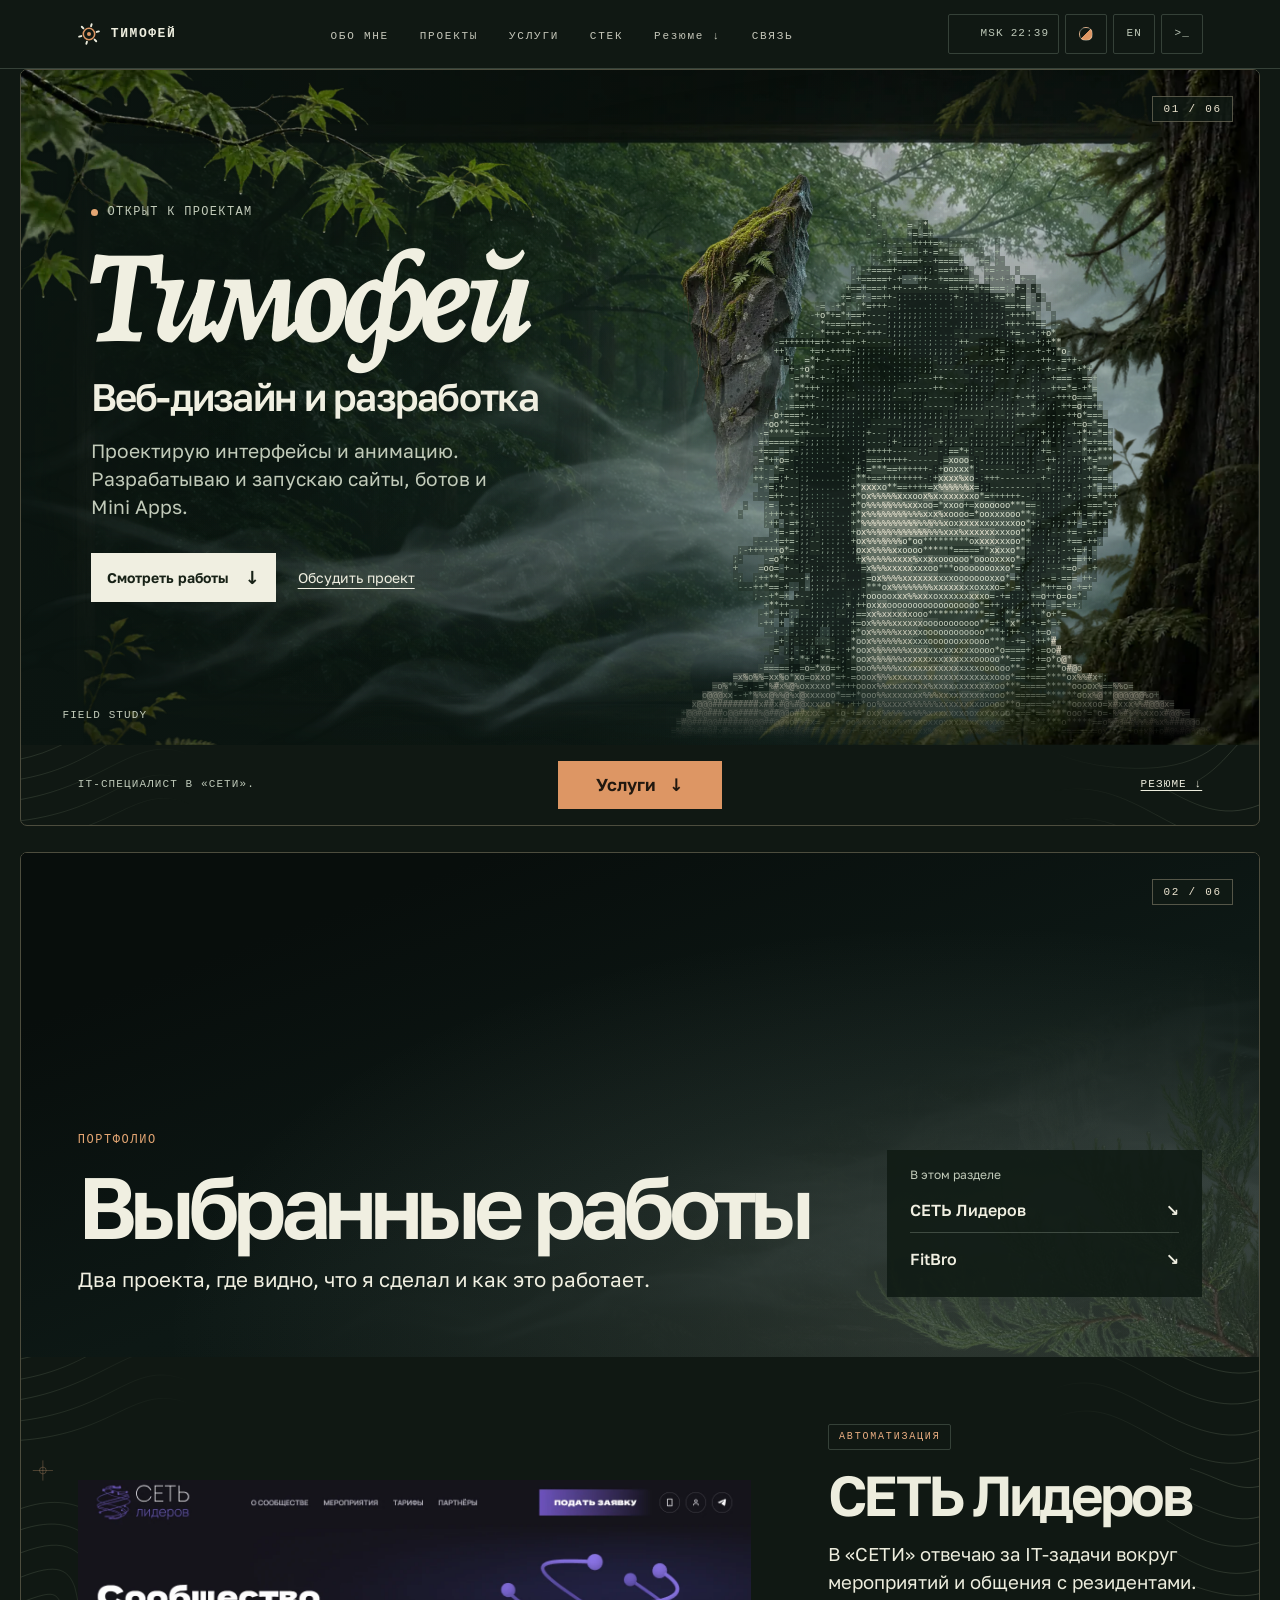
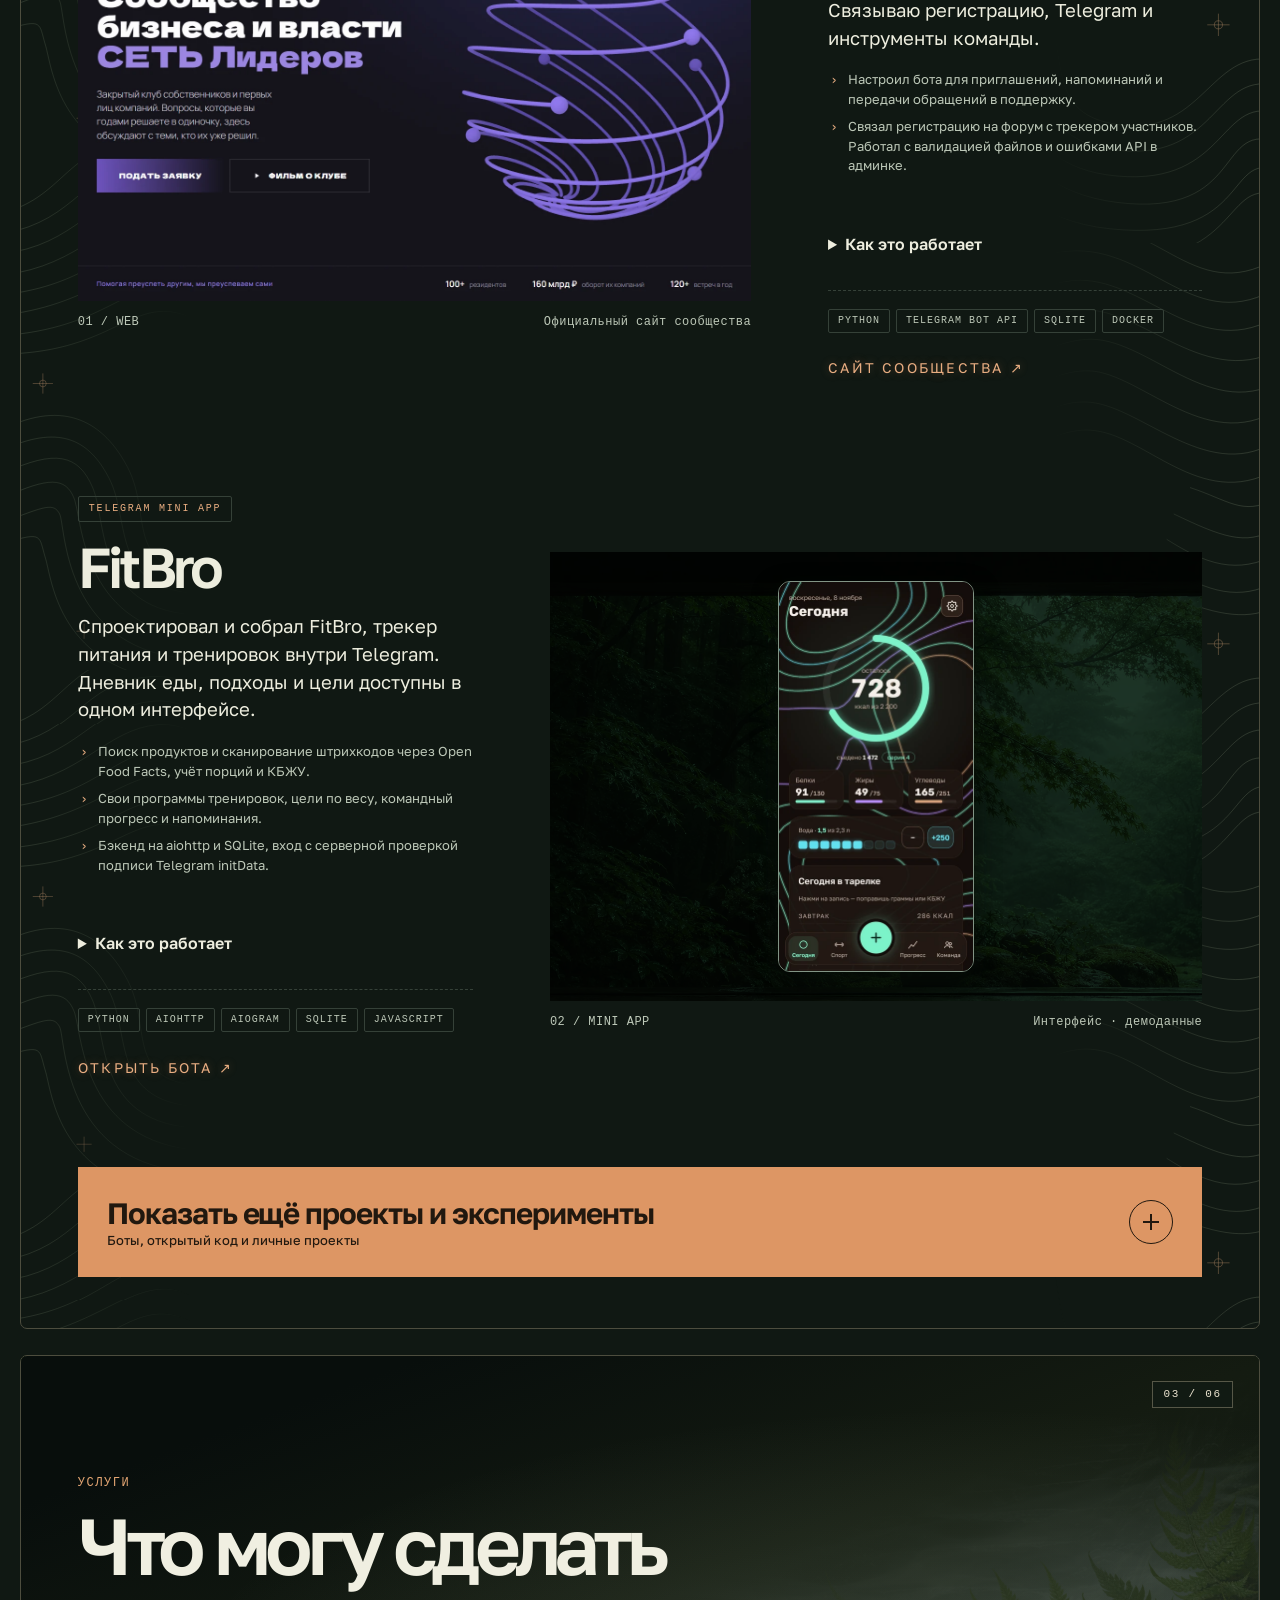
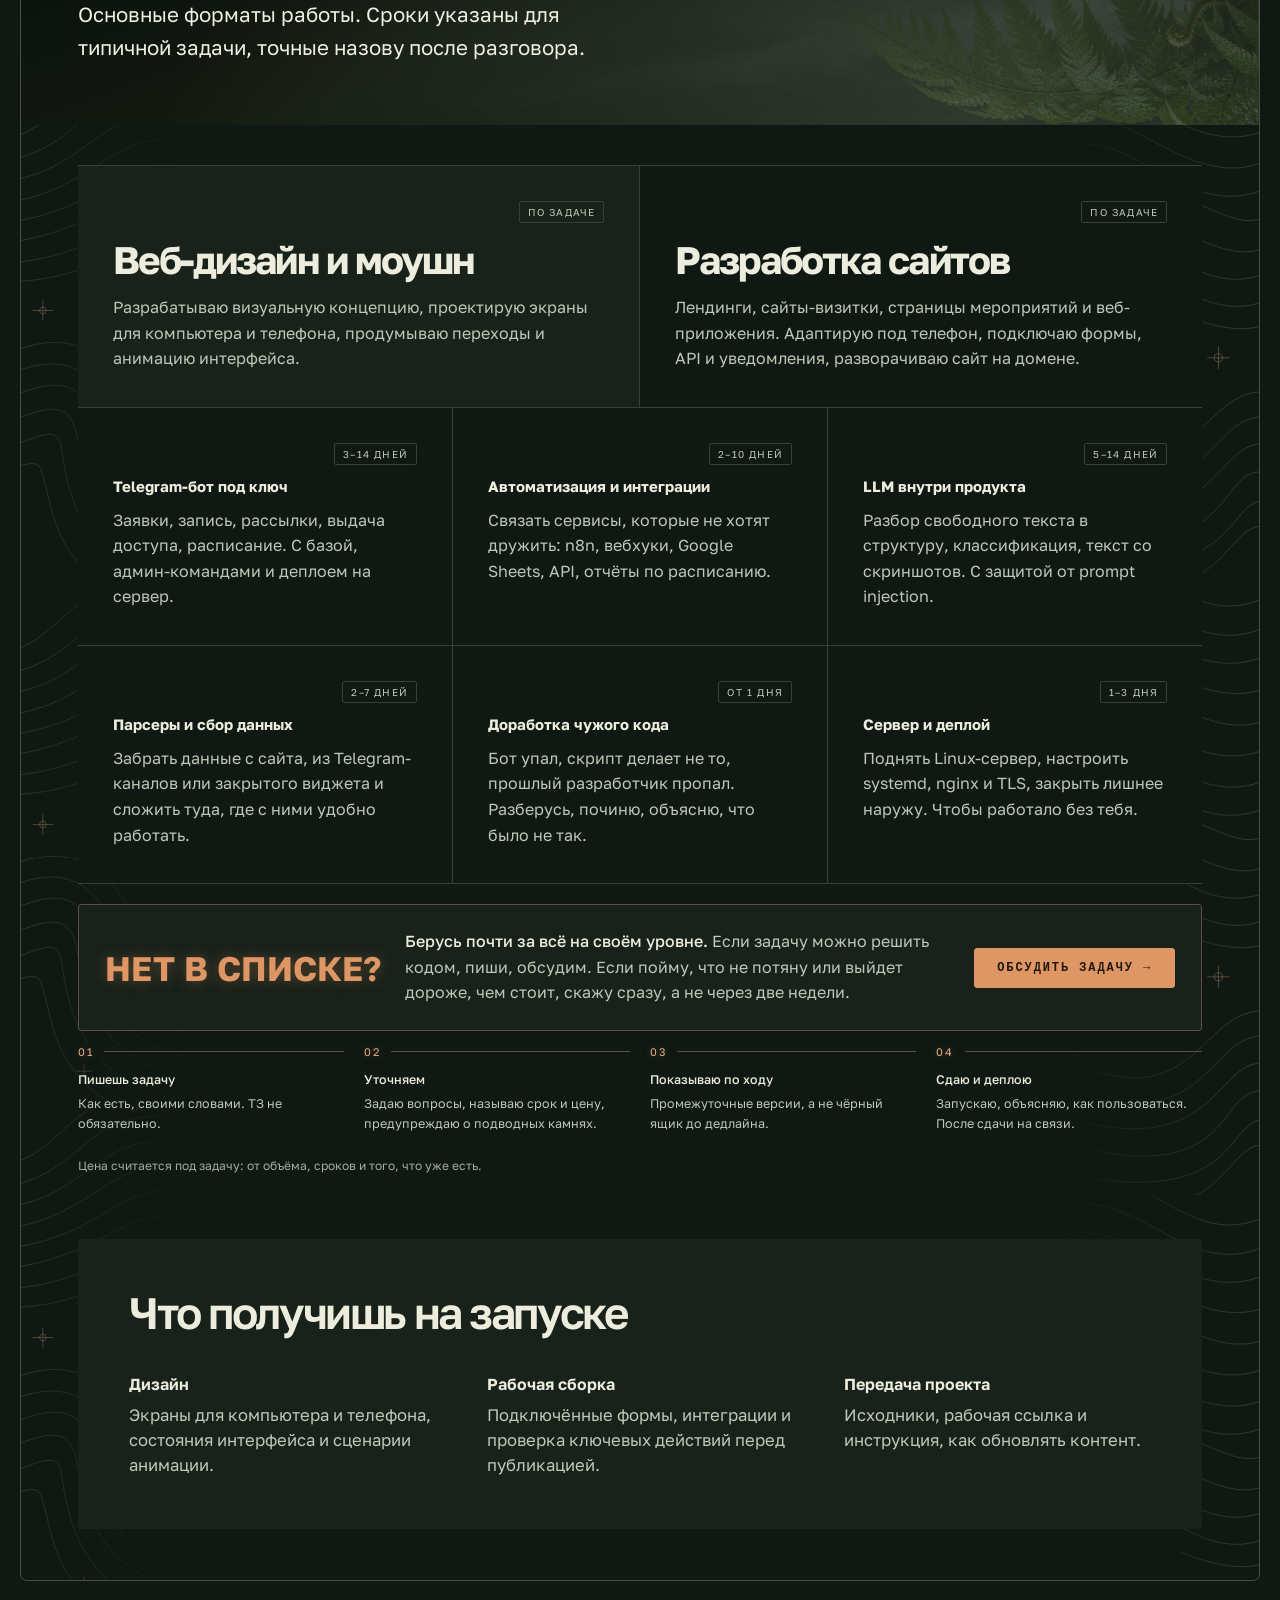
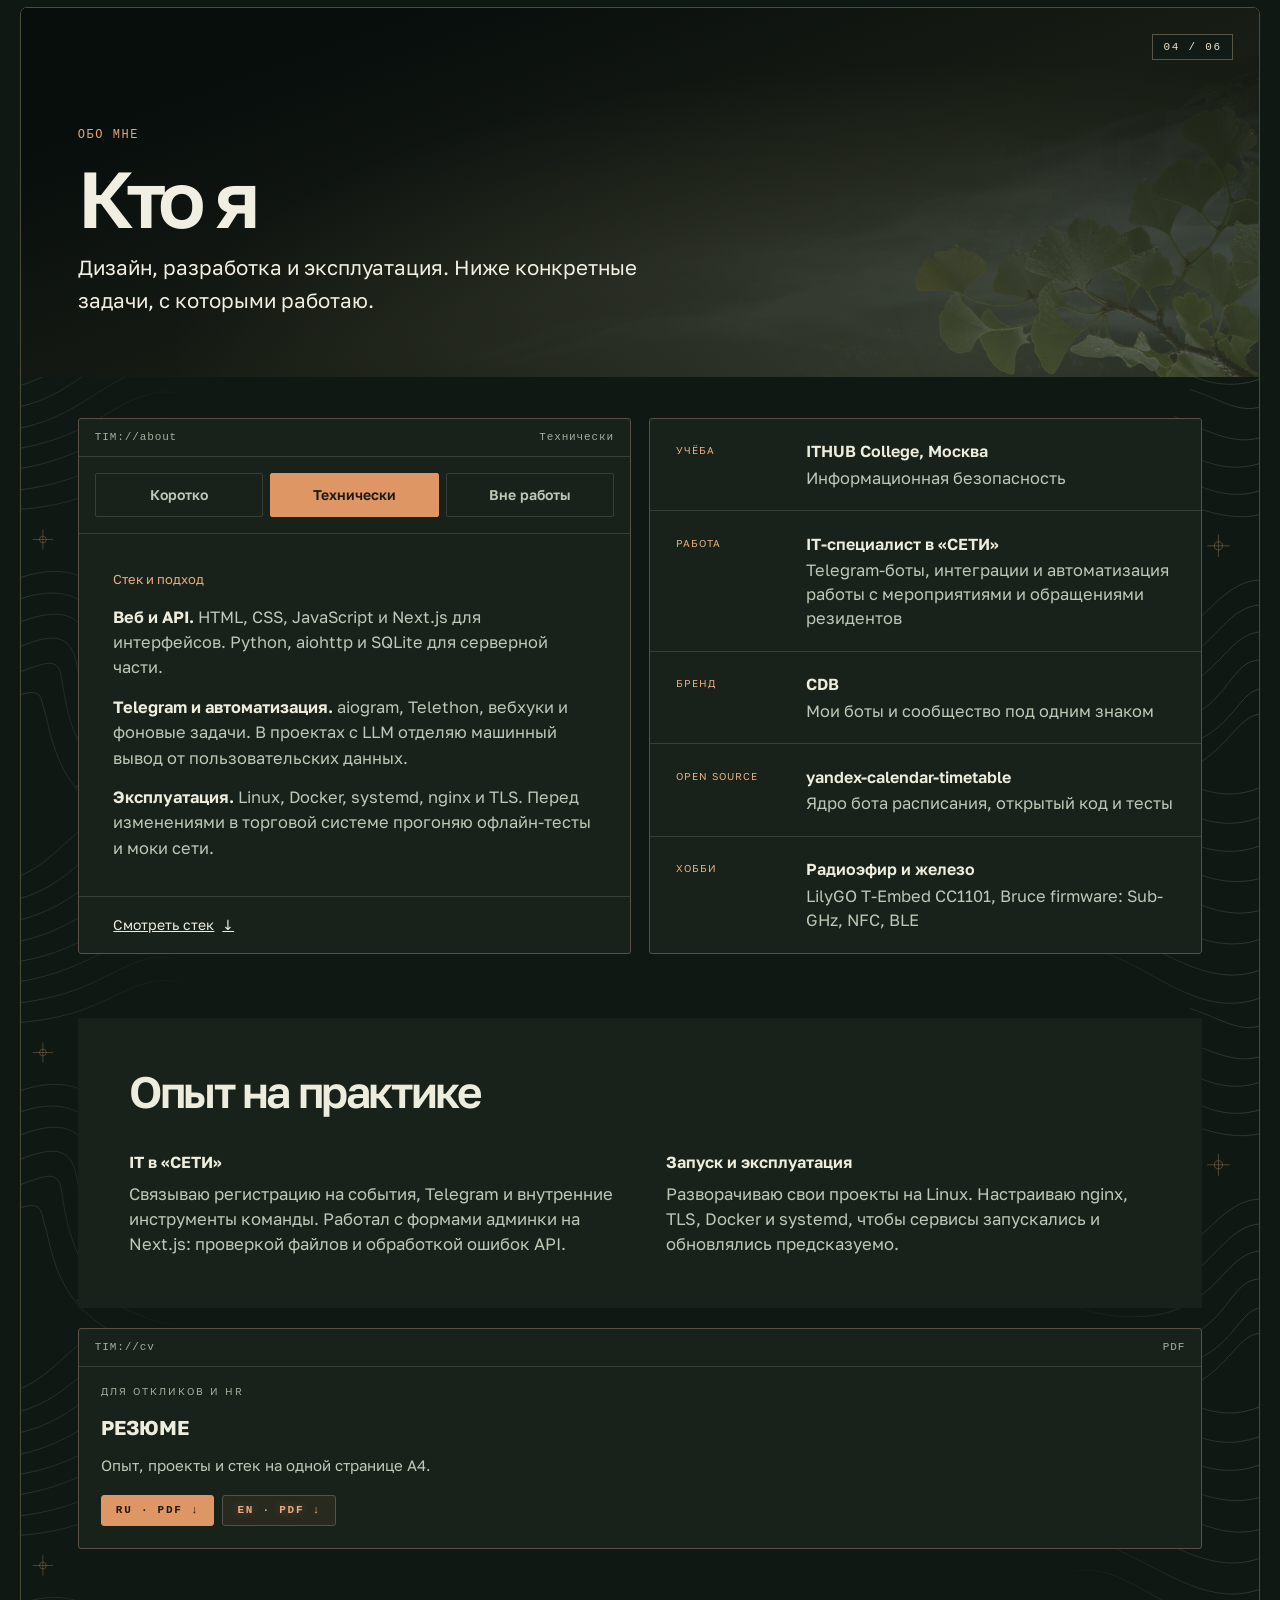
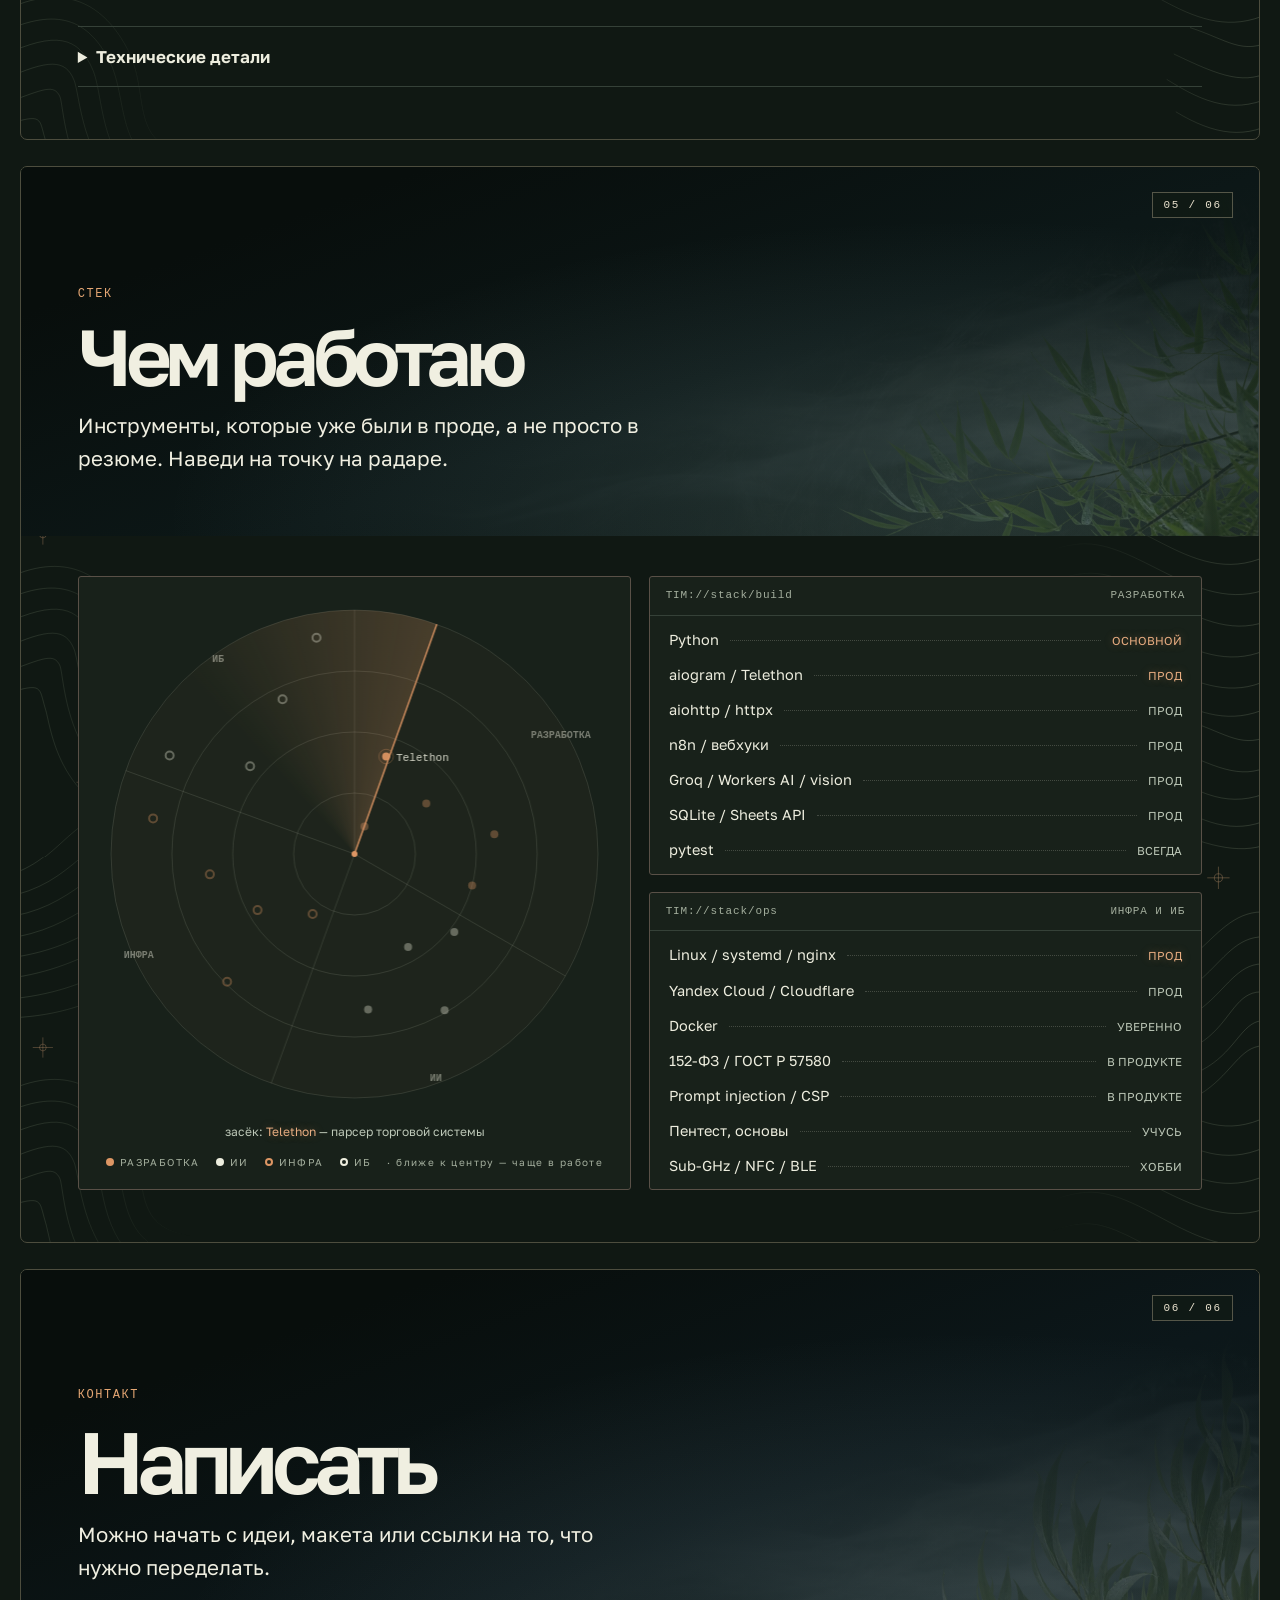
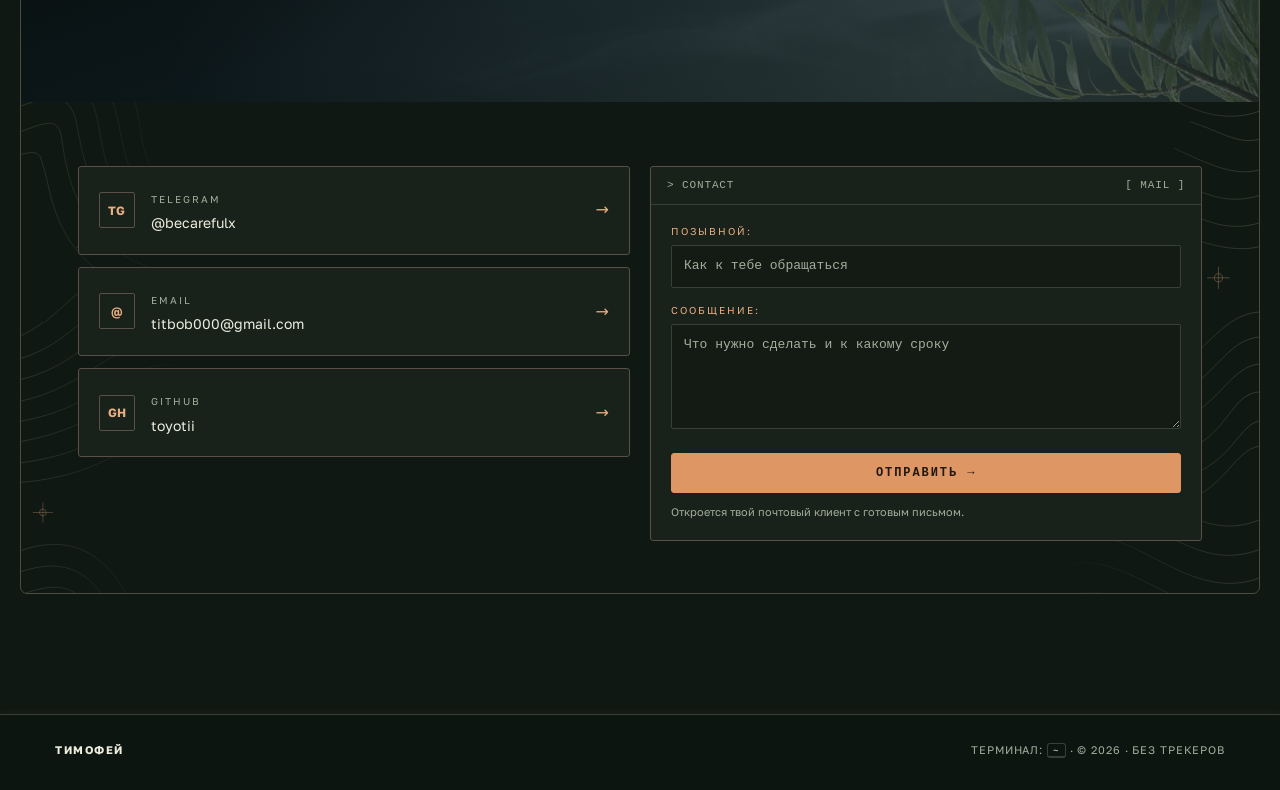
<file: index.html>
<!DOCTYPE html>
<html lang="ru" data-theme="cdb" class="field-site">
<head>
<meta charset="UTF-8">
<meta name="viewport" content="width=device-width, initial-scale=1.0">
<title>Тимофей · Веб-дизайн и разработка</title>
<meta name="description" content="Тимофей, IT-специалист в «СЕТИ». Разрабатываю сайты, Telegram-ботов и Mini Apps. Подключаю формы, API и автоматизацию.">
<meta property="og:type" content="website">
<meta property="og:url" content="https://toyotii.github.io/">
<meta property="og:title" content="Тимофей · Веб-дизайн и разработка">
<meta property="og:description" content="Тимофей, веб-дизайн и разработка. Интерфейсы, моушн, сайты, Telegram-боты и Mini Apps.">
<meta property="og:image" content="https://toyotii.github.io/assets/og.png?v=20261108-scenes">
<meta property="og:image:width" content="1200">
<meta property="og:image:height" content="630">
<meta name="twitter:card" content="summary_large_image">
<meta name="twitter:image" content="https://toyotii.github.io/assets/og.png?v=20261108-scenes">
<meta name="theme-color" content="#101813">
<link rel="icon" type="image/svg+xml" href="assets/favicon.svg">
<script>
  document.documentElement.classList.add('js');
  try { const t = localStorage.getItem('theme'); if (t) document.documentElement.dataset.theme = t; } catch (e) {}
</script>
<link rel="stylesheet" href="assets/site.css?v=20261109-six-scenes">
<link rel="stylesheet" href="assets/field.css?v=20261109-six-scenes">
</head>
<body>
<div class="vignette" aria-hidden="true"></div>
<div class="sun-glow" aria-hidden="true"></div>
<div class="fog" aria-hidden="true"></div>
<div class="flash" aria-hidden="true"></div>
<canvas id="sky" aria-hidden="true"></canvas>
<canvas id="grid" aria-hidden="true"></canvas>

<a class="field-skip" href="#top" data-i18n="field.skip">К содержанию</a>
<div class="screen">

<nav>
  <div class="wrap">
    <a class="logo" href="#top" id="logo">
      <svg viewBox="438 98 404 404" aria-hidden="true">
        <g class="petals"><g transform="rotate(15 640 300)" fill="currentColor" style="color:var(--cream)">
          <rect x="624" y="112" width="32" height="70" rx="16"/>
          <rect x="624" y="112" width="32" height="70" rx="16" transform="rotate(60 640 300)"/>
          <rect x="624" y="112" width="32" height="70" rx="16" transform="rotate(120 640 300)"/>
          <rect x="624" y="112" width="32" height="70" rx="16" transform="rotate(180 640 300)"/>
          <rect x="624" y="112" width="32" height="70" rx="16" transform="rotate(240 640 300)"/>
          <rect x="624" y="112" width="32" height="70" rx="16" transform="rotate(300 640 300)"/>
        </g></g>
        <circle cx="640" cy="300" r="96" fill="none" stroke="var(--accent)" stroke-width="26"/>
        <circle cx="640" cy="300" r="34" fill="var(--accent)"/>
      </svg>
      <span class="logo-name" data-i18n="field.wordmark">ТИМОФЕЙ</span>
    </a>
    <ul class="nav-links">
      <li><a href="#about" data-i18n="nav.about">ОБО МНЕ</a></li>
      <li><a href="#projects" data-i18n="nav.projects">ПРОЕКТЫ</a></li>
      <li><a href="#services" data-i18n="nav.services">УСЛУГИ</a></li>
      <li><a href="#stack" data-i18n="nav.stack">СТЕК</a></li>
      <li><a href="#resume" data-i18n="field.cv">Резюме ↓</a></li>
      <li><a href="#contact" data-i18n="nav.contact">СВЯЗЬ</a></li>
    </ul>
    <div class="nav-tools">
      <button class="tool" id="wx-btn" type="button" aria-expanded="false" aria-controls="wx-pop" title="Погода в Москве">
        <span class="wx-icon" id="wx-icon" aria-hidden="true"></span><span id="wx-temp">MSK</span><span class="wx-temp-label" id="clock">--:--</span>
      </button>
      <button class="tool" id="theme-btn" type="button" aria-expanded="false" aria-controls="theme-pop" title="Тема" aria-label="Тема"><span class="swatch" aria-hidden="true"></span></button>
      <button class="tool" id="lang-btn" type="button" aria-label="Переключить на английский">EN</button>
      <button class="tool" id="term-btn" type="button" title="Терминал (~)" aria-label="Терминал">&gt;_</button>
    </div>
  </div>

  <div class="panel pop pop-sm" id="theme-pop" hidden>
    <div class="panel-bar"><span>TIM://theme</span><span data-i18n="ft.themes">ТЕМЫ</span></div>
    <div class="pop-body themes" role="radiogroup" aria-label="Тема">
      <button class="chip" type="button" role="radio" data-theme-set="cdb" aria-checked="true"><span class="swatch" style="--sw1:#0E3020;--sw2:#E86A1A"></span>CDB</button>
      <button class="chip" type="button" role="radio" data-theme-set="phosphor" aria-checked="false"><span class="swatch" style="--sw1:#061008;--sw2:#33ff66"></span><span data-i18n="ft.phosphor">ФОСФОР</span></button>
      <button class="chip" type="button" role="radio" data-theme-set="paper" aria-checked="false"><span class="swatch" style="--sw1:#EFE7D8;--sw2:#C4540F"></span><span data-i18n="ft.paper">БУМАГА</span></button>
      <button class="chip" type="button" role="radio" data-theme-set="broadcast" aria-checked="false" hidden><span class="swatch" style="--sw1:#140d33;--sw2:#ff2fb3"></span><span data-i18n="ft.broadcast">ЭФИР-80</span></button>
    </div>
  </div>

  <div class="panel pop" id="wx-pop" hidden>
    <div class="panel-bar"><span>TIM://weather/moscow</span><span class="live"><span class="pip"></span>LIVE</span></div>
    <div class="pop-body">
      <div class="wx-now">
        <span id="wx-now-icon" aria-hidden="true"></span>
        <div>
          <div class="big" id="wx-now-t">--°</div>
          <div class="cond" id="wx-now-c" data-i18n="wx.loading">ЗАГРУЖАЮ...</div>
          <div class="sub" id="wx-now-s"></div>
        </div>
      </div>
      <div class="wx-days" id="wx-days"></div>
      <p class="wx-comment" id="wx-comment"></p>
      <div class="atmo-title" data-i18n="wx.atmo">АТМОСФЕРА САЙТА</div>
      <div class="atmo" role="radiogroup" aria-label="Атмосфера сайта">
        <button class="chip" type="button" role="radio" data-atmo="auto" aria-checked="true" data-i18n="wx.auto">АВТО</button>
        <button class="chip" type="button" role="radio" data-atmo="clear" aria-checked="false" data-i18n="wx.clear">ЯСНО</button>
        <button class="chip" type="button" role="radio" data-atmo="rain" aria-checked="false" data-i18n="wx.rain">ДОЖДЬ</button>
        <button class="chip" type="button" role="radio" data-atmo="snow" aria-checked="false" data-i18n="wx.snow">СНЕГ</button>
        <button class="chip" type="button" role="radio" data-atmo="storm" aria-checked="false" data-i18n="wx.storm">ГРОЗА</button>
      </div>
      <div class="src" data-i18n="wx.src">Данные: Open-Meteo. Эффекты можно включить вручную.</div>
    </div>
  </div>
</nav>

<main id="top">
  <header class="field-hero field-deck-step" aria-labelledby="hero-name">
    <div class="wrap field-deck-card">
      <span class="field-deck-marker" aria-hidden="true">01 / 06</span>
      <div class="field-frame">
        <img class="field-landscape" src="assets/forest.webp" width="1536" height="1024" fetchpriority="high" alt="">
        <div class="field-shade" aria-hidden="true"></div>
        <img class="field-island field-island-spire" src="assets/trail-spire.webp" width="420" height="630" decoding="async" alt="">
        <div class="field-air" aria-hidden="true"></div>
        <div class="field-bough" aria-hidden="true"></div>
        <div class="field-entry" aria-hidden="true"></div>
        <div class="field-portrait">
          <img src="assets/tim-ascii.svg" width="624" height="596" alt="Портрет Тимофея, собранный из ASCII-символов" data-i18n-alt="field.portraitAlt">
        </div>
        <div class="field-copy">
          <div class="field-index"><span class="pip"></span><span data-i18n="hero.tag">Открыт к проектам</span></div>
          <h1 id="hero-name" data-i18n="field.name">Тимофей</h1>
          <p class="field-role" data-i18n="field.role">Веб-дизайн и разработка</p>
          <p class="field-intro" data-i18n="field.intro">Проектирую интерфейсы и анимацию. Разрабатываю и запускаю сайты, ботов и Mini Apps.</p>
          <div class="field-actions">
            <a class="field-button" href="#projects"><span data-i18n="field.workCta">Смотреть работы</span><span aria-hidden="true">↓</span></a>
            <a class="field-text-link" href="#contact" data-i18n="field.contactCta">Обсудить проект</a>
          </div>
        </div>
        <div class="field-caption" aria-hidden="true"><span>FIELD STUDY</span></div>
      </div>
      <div class="field-strip">
        <span data-i18n="hero.sub">IT-специалист в «СЕТИ».</span>
        <a class="field-services-link" href="#services"><span data-i18n="field.services">Услуги</span><span aria-hidden="true">↓</span></a>
        <a href="#resume" data-i18n="field.cv">Резюме ↓</a>
      </div>
    </div>
  </header>

  <section id="projects" class="field-deck-step">
    <div class="wrap field-deck-card">
      <span class="field-deck-marker" aria-hidden="true">02 / 06</span>
      <div class="field-chapter field-chapter-work">
        <div class="field-chapter-media" aria-hidden="true">
          <img src="assets/forest-gate.webp" width="1536" height="1024" loading="lazy" decoding="async" alt="">
        </div>
        <img class="field-island field-island-slab" src="assets/trail-slab.webp" width="800" height="400" loading="lazy" decoding="async" alt="">
        <div class="field-air" aria-hidden="true"></div>
        <div class="field-bough" aria-hidden="true"></div>
        <div class="field-chapter-copy">
          <div class="label" data-i18n="proj.label">Портфолио</div>
          <h2 class="h2" data-i18n="proj.title">Выбранные работы</h2>
          <p class="lead" data-i18n="proj.lead">Два проекта, где видно, что я сделал и как это работает.</p>
        </div>
        <div class="field-work-index">
          <p data-i18n="field.chapterIndex">В этом разделе</p>
          <a href="#set-leaders"><span data-i18n="set.title">СЕТЬ Лидеров</span><span aria-hidden="true">↘</span></a>
          <a href="#fitbro"><span>FitBro</span><span aria-hidden="true">↘</span></a>
        </div>
      </div>

      <div class="field-cases">
        <article class="project field-case" id="set-leaders">
          <figure class="field-case-visual field-case-set">
            <div class="field-aperture">
              <img class="field-case-image" src="assets/set-community.webp" width="1440" height="900" loading="lazy" alt="Первый экран официального сайта «СЕТЬ Лидеров»" data-i18n-alt="field.setAlt">
            </div>
            <figcaption><span>01 / WEB</span><span data-i18n="field.setCaption">Официальный сайт сообщества</span></figcaption>
          </figure>
          <div class="project-body">
            <div><span class="badge" data-i18n="set.badge">АВТОМАТИЗАЦИЯ</span></div>
            <h3 data-i18n="set.title">СЕТЬ Лидеров</h3>
            <p class="pitch" data-i18n="set.pitch">В «СЕТИ» отвечаю за IT-задачи вокруг мероприятий и общения с резидентами. Связываю регистрацию, Telegram и инструменты команды.</p>
            <ul class="points">
              <li data-i18n="set.p1">Настроил бота для приглашений, напоминаний и передачи обращений в поддержку.</li>
              <li data-i18n="set.p2">Связал регистрацию на форум с трекером участников. Работал с валидацией файлов и ошибками API в админке.</li>
            </ul>
            <details class="field-case-note">
              <summary data-i18n="field.caseDetails">Как это работает</summary>
              <p data-i18n="field.setFlow">Админка проверяет тип и размер изображения перед отправкой. При ошибке API показывает понятное сообщение, в том числе если сервер вернул HTML вместо JSON.</p>
            </details>
            <div class="project-foot">
              <div class="tags"><span class="tag">Python</span><span class="tag">Telegram Bot API</span><span class="tag">SQLite</span><span class="tag">Docker</span></div>
              <a class="plink" href="https://xn----9sbdlc3cadvedif3g9b.xn--p1ai/" target="_blank" rel="noopener" data-i18n="set.open">Сайт сообщества ↗</a>
            </div>
          </div>
        </article>
        <article class="project field-case" id="fitbro">
          <figure class="field-case-visual field-case-fit">
            <div class="field-fit-stage">
              <img src="assets/fitbro-demo.webp" width="390" height="780" loading="lazy" alt="Интерфейс трекера FitBro" data-i18n-alt="field.fitAlt">
            </div>
            <figcaption><span>02 / MINI APP</span><span data-i18n="field.fitCaption">Интерфейс · демоданные</span></figcaption>
          </figure>
          <div class="project-body">
            <div><span class="badge">TELEGRAM MINI APP</span></div>
            <h3>FitBro</h3>
            <p class="pitch" data-i18n="fit.pitch">Спроектировал и собрал FitBro, трекер питания и тренировок внутри Telegram. Дневник еды, подходы и цели доступны в одном интерфейсе.</p>
            <ul class="points">
              <li data-i18n="fit.p1">Поиск продуктов и сканирование штрихкодов через Open Food Facts, учёт порций и КБЖУ.</li>
              <li data-i18n="fit.p2">Свои программы тренировок, цели по весу, командный прогресс и напоминания.</li>
              <li data-i18n="fit.p3">Бэкенд на aiohttp и SQLite, вход с серверной проверкой подписи Telegram initData.</li>
            </ul>
            <details class="field-case-note">
              <summary data-i18n="field.caseDetails">Как это работает</summary>
              <p data-i18n="field.fitFlow">Интерфейс работает на JavaScript и Canvas. API проверяет подпись Telegram, SQLite хранит дневник и цели, а офлайн-очередь досылает записи после восстановления сети.</p>
            </details>
            <div class="project-foot">
              <div class="tags"><span class="tag">Python</span><span class="tag">aiohttp</span><span class="tag">aiogram</span><span class="tag">SQLite</span><span class="tag">JavaScript</span></div>
              <a class="plink" href="https://t.me/your_fitbro_bot" target="_blank" rel="noopener" data-i18n="fit.open">Открыть бота ↗</a>
            </div>
          </div>
        </article>
      </div>
      <details class="field-archive">
        <summary class="field-archive-toggle">
          <span class="field-archive-label">
            <span class="field-archive-closed" data-i18n="field.archive">Показать ещё проекты и эксперименты</span>
            <span class="field-archive-open" data-i18n="field.archiveClose">Свернуть проекты и эксперименты</span>
            <small data-i18n="field.archiveHint">Боты, открытый код и личные проекты</small>
          </span>
          <span class="field-archive-icon" aria-hidden="true"></span>
        </summary>
        <div class="projects">

        <!-- Торговая система -->
        <article class="panel project wide reveal">
          <div class="panel-bar"><span>TIM://projects/signals</span><span class="live"><span class="pip"></span><span data-i18n="proj.inwork">В РАБОТЕ</span></span></div>
          <div class="project-body">
            <div><span class="badge" data-i18n="proj.commercial">КОММЕРЧЕСКИЙ ПРОЕКТ</span></div>
            <h3 data-i18n="sig.title">Торговая система сигналов</h3>
            <p class="pitch" data-i18n="sig.pitch">Превращает сообщения из Telegram-каналов в сделки на бирже. Решение о сделке принимает человек-оператор.</p>
            <div class="wide-grid">
              <div class="pipe">
                <div class="sub-title" data-i18n="sig.pipe">КОНВЕЙЕР // 7 ЗВЕНЬЕВ</div>
                <ol class="nodes" id="pipe">
                  <li class="node"><span class="dot"></span><span class="nm"><span data-i18n="sig.n1">Telegram-каналы</span><small data-i18n="sig.n1s">текст + скриншоты</small></span><span class="tg" data-i18n="sig.n1t">ИСТОЧНИК</span></li>
                  <li class="node"><span class="dot"></span><span class="nm"><span data-i18n="sig.n2">Парсер</span><small>Telethon</small></span><span class="tg" data-i18n="sig.n2t">СБОР</span></li>
                  <li class="node"><span class="dot"></span><span class="nm"><span data-i18n="sig.n3">Vision-модель</span><small data-i18n="sig.n3s">текст с картинок</small></span><span class="tg">OCR</span></li>
                  <li class="node"><span class="dot"></span><span class="nm">n8n + LLM<small>Groq</small></span><span class="tg" data-i18n="sig.n4t">РАЗБОР</span></li>
                  <li class="node"><span class="dot"></span><span class="nm"><span data-i18n="sig.n5">Реестр сигналов</span><small>Google Sheets</small></span><span class="tg" data-i18n="sig.n5t">ДАННЫЕ</span></li>
                  <li class="node human"><span class="dot"></span><span class="nm"><span data-i18n="sig.n6">Оператор-бот</span><small data-i18n="sig.n6s">карточка + кнопки</small></span><span class="tg" data-i18n="sig.n6t">ЧЕЛОВЕК</span></li>
                  <li class="node"><span class="dot"></span><span class="nm"><span data-i18n="sig.n7">Биржа Bybit</span><small data-i18n="sig.n7s">demo · real по флагу</small></span><span class="tg" data-i18n="sig.n7t">ИСПОЛНЕНИЕ</span></li>
                </ol>
              </div>
              <div>
                <div class="sub-title" data-i18n="sig.mock">ТАК ВЫГЛЯДИТ У ОПЕРАТОРА // НАЖМИ КНОПКУ</div>
                <div class="tg-chat">
                  <div class="tg-head"><div class="tg-ava">OP</div><div><div class="tg-name" data-i18n="sig.bot">Оператор-бот</div><div class="tg-status" data-i18n="sig.botst">бот</div></div></div>
                  <div class="tg-msg" id="tg-msg" aria-live="polite"></div>
                  <div class="tg-kb" id="tg-kb">
                    <button type="button" data-act="ok" data-i18n="sig.ok">✅ Подтвердить</button>
                    <button type="button" data-act="no" data-i18n="sig.no">❌ Отклонить</button>
                    <button type="button" data-act="sim" data-i18n="sig.sim">📊 Симуляция</button>
                    <button type="button" data-act="next" class="wide" data-i18n="sig.next">↻ Следующий сигнал</button>
                  </div>
                </div>
                <div class="mock-foot"><span data-i18n="sig.mocknote">Макет: пары и цены вымышлены, формат как в проде.</span></div>
              </div>
            </div>
            <ul class="points cols">
              <li data-i18n="sig.p1">LLM переводит свободный текст автора в структуру: пара, направление, вход, стоп, тейки.</li>
              <li data-i18n="sig.p2">Скриншоты тоже идут в разбор: vision-модель переписывает текст с картинки под явной пометкой. Так описание графика не превращается в выдуманную сделку.</li>
              <li data-i18n="sig.p3">Оператор подтверждает сигнал кнопкой. По умолчанию всё идёт на demo-счёт, реальный подключается только явно, а защита режет слишком крупные сделки.</li>
              <li data-i18n="sig.p4">Симулятор ведёт виртуальные сделки с MFE/MAE. Бэктест прогоняет историю по каналам, рисует свечные графики и собирает отчёты.</li>
            </ul>
            <div class="project-foot">
              <div class="tags"><span class="tag">Python</span><span class="tag">Telethon</span><span class="tag">n8n</span><span class="tag">Groq</span><span class="tag">Vision LLM</span><span class="tag">Bybit API</span><span class="tag">Google Sheets</span><span class="tag">matplotlib</span></div>
              <span class="note" data-i18n="sig.nda">Название и детали заказчика не раскрываю</span>
            </div>
          </div>
        </article>



        <!-- CDB -->
        <article class="panel hover project reveal">
          <div class="panel-bar"><span>TIM://projects/cdb</span><span class="live"><span class="pip"></span>LIVE</span></div>
          <div class="project-body">
            <div><span class="badge" data-i18n="cdb.badge">МОЙ БРЕНД</span></div>
            <div class="cdb-head">
              <svg class="cdb-mark" viewBox="438 98 404 404" aria-hidden="true">
                <g class="petals"><g transform="rotate(15 640 300)" fill="#EDE3D2">
                  <rect x="627" y="98" width="26" height="78" rx="13"/>
                  <rect x="627" y="98" width="26" height="78" rx="13" transform="rotate(60 640 300)"/>
                  <rect x="627" y="98" width="26" height="78" rx="13" transform="rotate(120 640 300)"/>
                  <rect x="627" y="98" width="26" height="78" rx="13" transform="rotate(180 640 300)"/>
                  <rect x="627" y="98" width="26" height="78" rx="13" transform="rotate(240 640 300)"/>
                  <rect x="627" y="98" width="26" height="78" rx="13" transform="rotate(300 640 300)"/>
                </g></g>
                <circle cx="640" cy="300" r="104" fill="none" stroke="#E86A1A" stroke-width="19"/>
                <circle cx="640" cy="300" r="31" fill="#E86A1A"/>
              </svg>
              <h3>CDB</h3>
            </div>
            <p class="pitch" data-i18n="cdb.pitch">Бренд, под которым живут мои боты и сообщество. Главный продукт — бот расписания для студентов нескольких вузов.</p>
            <button class="shot" type="button" id="shot" data-cap="НАСТОЯЩАЯ КАРТИНКА ИЗ БОТА · НАЖМИ, ЧТОБЫ ОТКРЫТЬ">
              <img src="assets/cdb-week.webp" width="1384" height="1294" loading="lazy" alt="Расписание недели, которое рисует бот CDB">
            </button>
            <ul class="points">
              <li data-i18n="cdb.p1">Сам забирает расписание из публичных источников вуза. Правки подхватываются без ручной загрузки.</li>
              <li data-i18n="cdb.p2">Рисует день и неделю картинкой, месяц присылает альбомом.</li>
              <li data-i18n="cdb.p3">Напоминает о паре заранее, вечером присылает план на завтра, отдаёт календарь подпиской.</li>
            </ul>
            <div class="project-foot">
              <div class="tags"><span class="tag">aiogram</span><span class="tag">APScheduler</span><span class="tag">SQLite</span><span class="tag">SVG → PNG</span><span class="tag">iCal</span></div>
              <a class="plink" href="https://github.com/toyotii/yandex-calendar-timetable" target="_blank" rel="noopener" data-i18n="cdb.code">Код ядра ↗</a>
            </div>
          </div>
        </article>

        <!-- ScrewSec -->
        <article class="panel hover project reveal">
          <div class="panel-bar"><span>TIM://projects/screwsec</span><span class="live"><span class="pip"></span>LIVE</span></div>
          <div class="project-body">
            <div><span class="badge">SAAS</span></div>
            <h3>ScrewSec</h3>
            <p class="pitch" data-i18n="ss.pitch">Генератор политик информационной безопасности для малого бизнеса под 152-ФЗ и ГОСТ Р 57580.</p>
            <ul class="points">
              <li data-i18n="ss.p1">Пользователь отвечает на 13 вопросов конструктора, LLM собирает готовый документ, на выходе PDF.</li>
              <li data-i18n="ss.p2">Фронт в Yandex Object Storage, логика в Cloud Functions, модель на Cloudflare Workers AI.</li>
              <li data-i18n="ss.p3">Аутентификация на SHA-256, CSP, защита от prompt injection. Заявки приходят в Telegram через Bot API.</li>
            </ul>
            <div class="project-foot">
              <div class="tags"><span class="tag">Yandex Cloud</span><span class="tag">Cloudflare AI</span><span class="tag">CSP</span><span class="tag">PDF</span></div>
              <a class="plink" href="https://screwsec.ru" target="_blank" rel="noopener">screwsec.ru ↗</a>
            </div>
          </div>
        </article>

        <!-- Open source -->
        <article class="panel hover project reveal">
          <div class="panel-bar"><span>TIM://projects/open-source</span><span class="live"><span class="pip"></span>PUBLIC</span></div>
          <div class="project-body">
            <div><span class="badge">OPEN SOURCE · MIT</span></div>
            <h3>yandex-calendar-timetable</h3>
            <p class="pitch" data-i18n="oss.pitch">Ядро бота расписания в открытом доступе: забирает пары из публичного слоя Яндекс.Календаря, рисует неделю и собирает .ics.</p>
            <div class="term-snippet"><b>$</b> python cli.py week --group 106 --svg week.svg
Среда, 16 сентября
  10:30–12:00  Введение в психологию (сем.) — 782 ауд
  12:50–14:20  Высшая математика (сем.) — 64 ауд</div>
            <ul class="points">
              <li data-i18n="oss.p1">Разбирает грязные названия пар: капс, незакрытые скобки, адрес в поле аудитории, ссылки на онлайн-пары.</li>
              <li data-i18n="oss.p2">12 тестов. Пока выносил код, нашёл и починил разбор адреса без скобок.</li>
            </ul>
            <div class="project-foot">
              <div class="tags"><span class="tag">Python</span><span class="tag">httpx</span><span class="tag">SVG</span><span class="tag">iCalendar</span><span class="tag">pytest</span></div>
              <a class="plink" href="https://github.com/toyotii/yandex-calendar-timetable" target="_blank" rel="noopener">GitHub ↗</a>
            </div>
          </div>
        </article>

        <article class="panel project reveal">
          <div class="panel-bar"><span>PLANTS / WEB & IOS</span></div>
          <div class="project-body">
            <div><span class="badge quiet" data-i18n="field.plantsBadge">ЛИЧНЫЙ ПРОЕКТ</span></div>
            <h3 data-i18n="field.plantsTitle">Подоконник</h3>
            <p class="pitch" data-i18n="field.plantsPitch">Общий трекер ухода за растениями с 3D-моделями и виджетом для iPhone.</p>
            <ul class="points"><li data-i18n="field.plants1">Один каталог задач для веб-интерфейса и виджета Scriptable.</li><li data-i18n="field.plants2">Отметки можно ставить без сети. Синхронизация догоняет при подключении.</li></ul>
            <div class="project-foot"><div class="tags"><span class="tag">Three.js</span><span class="tag">JavaScript</span><span class="tag">Scriptable</span></div></div>
          </div>
        </article>

        <!-- RF -->
        <article class="panel hover project reveal">
          <div class="panel-bar"><span>TIM://projects/rf-lab</span><span class="live" style="color:var(--dim)" data-i18n="rf.hobby">ХОББИ</span></div>
          <div class="project-body">
            <div><span class="badge quiet">RESEARCH</span></div>
            <h3>RF / Hardware</h3>
            <p class="pitch" data-i18n="rf.pitch">Разбираюсь, как на практике атакуют беспроводные системы, чтобы понимать, как их защищать.</p>
            <ul class="points">
              <li data-i18n="rf.p1">LilyGO T-Embed CC1101 на Bruce firmware: Sub-GHz, NFC, BLE, BadUSB.</li>
              <li data-i18n="rf.p2">Экосистема Flipper Zero, пентест-концепты на Kali Linux и Parrot OS.</li>
            </ul>
            <div class="project-foot">
              <div class="tags"><span class="tag">CC1101</span><span class="tag">Bruce FW</span><span class="tag">Sub-GHz</span><span class="tag">NFC / BLE</span><span class="tag">Kali</span></div>
              <a class="plink" href="#contact" data-i18n="rf.talk">Обсудить →</a>
            </div>
          </div>
        </article>

        </div>
      </details>
    </div>
  </section>


  <section id="services" class="field-deck-step">
    <div class="wrap field-deck-card">
      <span class="field-deck-marker" aria-hidden="true">03 / 06</span>
      <div class="field-chapter field-chapter-services field-chapter-compact">
        <div class="field-chapter-media" aria-hidden="true">
          <img src="assets/forest-services.webp" width="1440" height="960" loading="lazy" decoding="async" alt="">
        </div>
        <div class="field-air" aria-hidden="true"></div>
        <div class="field-bough" aria-hidden="true"></div>
        <div class="field-chapter-copy">
          <div class="label" data-i18n="svc.label">УСЛУГИ</div>
          <h2 class="h2" data-i18n="svc.title">Что могу сделать</h2>
          <p class="lead" data-i18n="svc.lead">Основные форматы работы. Сроки указаны для типичной задачи, точные назову после разговора.</p>
        </div>
      </div>

      <div class="services">
        <div class="service service-web service-design">
          <div class="top"><span class="eta" data-i18n="svc.webe">ПО ЗАДАЧЕ</span></div>
          <h3 data-i18n="field.designTitle">Веб-дизайн и моушн</h3>
          <p data-i18n="field.designCopy">Разрабатываю визуальную концепцию, проектирую экраны для компьютера и телефона, продумываю переходы и анимацию интерфейса.</p>
        </div>
        <div class="service service-web"><div class="top"><span class="eta" data-i18n="svc.webe">ПО ЗАДАЧЕ</span></div><h3 data-i18n="svc.webt">Разработка сайтов</h3><p data-i18n="svc.web">Лендинги, сайты-визитки, страницы мероприятий и веб-приложения. Адаптирую под телефон, подключаю формы, API и уведомления, разворачиваю сайт на домене.</p></div>
        <div class="service"><div class="top"><span class="eta" data-i18n="svc.1e">3–14 ДНЕЙ</span></div><h3 data-i18n="svc.1t">Telegram-бот под ключ</h3><p data-i18n="svc.1">Заявки, запись, рассылки, выдача доступа, расписание. С базой, админ-командами и деплоем на сервер.</p></div>
        <div class="service"><div class="top"><span class="eta" data-i18n="svc.2e">2–10 ДНЕЙ</span></div><h3 data-i18n="svc.2t">Автоматизация и интеграции</h3><p data-i18n="svc.2">Связать сервисы, которые не хотят дружить: n8n, вебхуки, Google Sheets, API, отчёты по расписанию.</p></div>
        <div class="service"><div class="top"><span class="eta" data-i18n="svc.3e">5–14 ДНЕЙ</span></div><h3 data-i18n="svc.3t">LLM внутри продукта</h3><p data-i18n="svc.3">Разбор свободного текста в структуру, классификация, текст со скриншотов. С защитой от prompt injection.</p></div>
        <div class="service"><div class="top"><span class="eta" data-i18n="svc.4e">2–7 ДНЕЙ</span></div><h3 data-i18n="svc.4t">Парсеры и сбор данных</h3><p data-i18n="svc.4">Забрать данные с сайта, из Telegram-каналов или закрытого виджета и сложить туда, где с ними удобно работать.</p></div>
        <div class="service"><div class="top"><span class="eta" data-i18n="svc.5e">ОТ 1 ДНЯ</span></div><h3 data-i18n="svc.5t">Доработка чужого кода</h3><p data-i18n="svc.5">Бот упал, скрипт делает не то, прошлый разработчик пропал. Разберусь, починю, объясню, что было не так.</p></div>
        <div class="service"><div class="top"><span class="eta" data-i18n="svc.6e">1–3 ДНЯ</span></div><h3 data-i18n="svc.6t">Сервер и деплой</h3><p data-i18n="svc.6">Поднять Linux-сервер, настроить systemd, nginx и TLS, закрыть лишнее наружу. Чтобы работало без тебя.</p></div>
      </div>

      <div class="panel anything reveal">
        <div class="q" data-i18n="svc.anyq">Нет в списке?</div>
        <p data-i18n-html="svc.any"><strong>Берусь почти за всё на своём уровне.</strong> Если задачу можно решить кодом, пиши, обсудим. Если пойму, что не потяну или выйдет дороже, чем стоит, скажу сразу, а не через две недели.</p>
        <a href="#contact" class="btn btn-solid" data-i18n="svc.anybtn">Обсудить задачу →</a>
      </div>

      <ol class="steps reveal">
        <li data-i18n-html="step.1"><b>Пишешь задачу</b>Как есть, своими словами. ТЗ не обязательно.</li>
        <li data-i18n-html="step.2"><b>Уточняем</b>Задаю вопросы, называю срок и цену, предупреждаю о подводных камнях.</li>
        <li data-i18n-html="step.3"><b>Показываю по ходу</b>Промежуточные версии, а не чёрный ящик до дедлайна.</li>
        <li data-i18n-html="step.4"><b>Сдаю и деплою</b>Запускаю, объясняю, как пользоваться. После сдачи на связи.</li>
      </ol>
      <p class="price-note" data-i18n="svc.price">Цена считается под задачу: от объёма, сроков и того, что уже есть.</p>

      <div class="field-launch reveal">
        <h3 data-i18n="field.launchTitle">Что получишь на запуске</h3>
        <dl>
          <div><dt data-i18n="field.launch1Title">Дизайн</dt><dd data-i18n="field.launch1">Экраны для компьютера и телефона, состояния интерфейса и сценарии анимации.</dd></div>
          <div><dt data-i18n="field.launch2Title">Рабочая сборка</dt><dd data-i18n="field.launch2">Подключённые формы, интеграции и проверка ключевых действий перед публикацией.</dd></div>
          <div><dt data-i18n="field.launch3Title">Передача проекта</dt><dd data-i18n="field.launch3">Исходники, рабочая ссылка и инструкция, как обновлять контент.</dd></div>
        </dl>
      </div>
    </div>
  </section>


  <section id="about" class="field-deck-step">
    <div class="wrap field-deck-card">
      <span class="field-deck-marker" aria-hidden="true">04 / 06</span>
      <div class="field-chapter field-chapter-about field-chapter-compact">
        <div class="field-chapter-media" aria-hidden="true">
          <img src="assets/forest-about.webp" width="1440" height="960" loading="lazy" decoding="async" alt="">
        </div>
        <div class="field-air" aria-hidden="true"></div>
        <div class="field-bough" aria-hidden="true"></div>
        <div class="field-chapter-copy">
          <div class="label" data-i18n="about.label">ОБО МНЕ</div>
          <h2 class="h2" data-i18n="about.title">Кто я</h2>
          <p class="lead" data-i18n="about.lead">Дизайн, разработка и эксплуатация. Ниже конкретные задачи, с которыми работаю.</p>
        </div>
      </div>

      <div class="about">
        <div class="panel field-about-main">
          <div class="panel-bar"><span>TIM://about</span><span id="mode-name">Технически</span></div>
          <div class="modes" role="tablist" aria-label="Как рассказать о себе" data-i18n-label="field.aboutTabs">
            <button class="chip" type="button" role="tab" id="mode-tab-short" data-mode="short" aria-controls="mode-panel-short" aria-selected="false" tabindex="-1" data-i18n="mode.short">Коротко</button>
            <button class="chip" type="button" role="tab" id="mode-tab-tech" data-mode="tech" aria-controls="mode-panel-tech" aria-selected="true" tabindex="0" data-i18n="mode.tech">Технически</button>
            <button class="chip" type="button" role="tab" id="mode-tab-raw" data-mode="raw" aria-controls="mode-panel-raw" aria-selected="false" tabindex="-1" data-i18n="mode.raw">Вне работы</button>
          </div>
          <div class="mode-body">
            <div class="field-mode-panel" id="mode-panel-short" role="tabpanel" aria-labelledby="mode-tab-short" tabindex="-1" aria-hidden="true" inert>
              <p class="mode-hint">Роль и проекты</p>
              <div class="field-mode-copy"><p><strong>Тимофей, IT-специалист в «СЕТИ».</strong> Проектирую веб-интерфейсы и моушн, разрабатываю сайты, ботов и Mini Apps.</p><p>В «СЕТИ» связал регистрацию на форум с трекером команды. FitBro спроектировал и собрал как отдельный продукт внутри Telegram.</p></div>
            </div>
            <div class="field-mode-panel" id="mode-panel-tech" role="tabpanel" aria-labelledby="mode-tab-tech" tabindex="0" data-active>
              <p class="mode-hint">Стек и подход</p>
              <div class="field-mode-copy"><p><strong>Веб и API.</strong> HTML, CSS, JavaScript и Next.js для интерфейсов. Python, aiohttp и SQLite для серверной части.</p><p><strong>Telegram и автоматизация.</strong> aiogram, Telethon, вебхуки и фоновые задачи. В проектах с LLM отделяю машинный вывод от пользовательских данных.</p><p><strong>Эксплуатация.</strong> Linux, Docker, systemd, nginx и TLS. Перед изменениями в торговой системе прогоняю офлайн-тесты и моки сети.</p></div>
            </div>
            <div class="field-mode-panel" id="mode-panel-raw" role="tabpanel" aria-labelledby="mode-tab-raw" tabindex="-1" aria-hidden="true" inert>
              <p class="mode-hint">Что изучаю и пробую</p>
              <div class="field-mode-copy"><p><strong>Радио и железо.</strong> Экспериментирую с Sub-GHz, NFC и BLE на LilyGO T-Embed CC1101 с Bruce.</p><p><strong>Личные проекты.</strong> Сделал «Подоконник», 3D-трекер ухода за растениями с виджетом для iPhone. Изучаю информационную безопасность в ITHUB College.</p></div>
            </div>
          </div>
          <div class="field-about-foot"><a href="#stack"><span data-i18n="field.aboutStack">Смотреть стек</span><span aria-hidden="true">↓</span></a></div>
        </div>

        <ul class="panel facts">
          <li><div class="k" data-i18n="fact.edu">УЧЁБА</div><div><div class="t" data-i18n="fact.edut">ITHUB College, Москва</div><div class="s" data-i18n="fact.edus">Информационная безопасность</div></div></li>
          <li><div class="k" data-i18n="fact.work">РАБОТА</div><div><div class="t" data-i18n="fact.workt">IT-специалист в «СЕТИ»</div><div class="s" data-i18n="fact.works">Telegram-боты, интеграции и автоматизация работы с мероприятиями и обращениями резидентов</div></div></li>
          <li><div class="k" data-i18n="fact.brand">БРЕНД</div><div><div class="t">CDB</div><div class="s" data-i18n="fact.brands">Мои боты и сообщество под одним знаком</div></div></li>
          <li><div class="k" data-i18n="fact.oss">OPEN SOURCE</div><div><div class="t">yandex-calendar-timetable</div><div class="s" data-i18n="fact.osss">Ядро бота расписания, открытый код и тесты</div></div></li>
          <li><div class="k" data-i18n="fact.hobby">ХОББИ</div><div><div class="t" data-i18n="fact.hobbyt">Радиоэфир и железо</div><div class="s" data-i18n="fact.hobbys">LilyGO T-Embed CC1101, Bruce firmware: Sub-GHz, NFC, BLE</div></div></li>
        </ul>
      </div>
      <div class="field-experience reveal">
        <h3 data-i18n="field.experienceTitle">Опыт на практике</h3>
        <dl>
          <div><dt data-i18n="field.expSetTitle">IT в «СЕТИ»</dt><dd data-i18n="field.expSet">Связываю регистрацию на события, Telegram и внутренние инструменты команды. Работал с формами админки на Next.js: проверкой файлов и обработкой ошибок API.</dd></div>
          <div><dt data-i18n="field.expOpsTitle">Запуск и эксплуатация</dt><dd data-i18n="field.expOps">Разворачиваю свои проекты на Linux. Настраиваю nginx, TLS, Docker и systemd, чтобы сервисы запускались и обновлялись предсказуемо.</dd></div>
        </dl>
      </div>
      <div class="panel cv reveal" id="resume">
        <div class="panel-bar" style="margin:-22px -22px 16px"><span>TIM://cv</span><span>PDF</span></div>
        <div class="sub-title" data-i18n="cv.sub">ДЛЯ ОТКЛИКОВ И HR</div>
        <h3 data-i18n="cv.title">Резюме</h3>
        <p data-i18n="cv.lead">Опыт, проекты и стек на одной странице A4.</p>
        <div class="btns">
          <a class="btn btn-solid btn-sm" href="cv/tim-cv-ru.pdf?v=20261108-name" download>RU · PDF ↓</a>
          <a class="btn btn-ghost btn-sm" href="cv/tim-cv-en.pdf?v=20261108-name" download>EN · PDF ↓</a>
        </div>
      </div>
      <details class="field-archive field-tech">
        <summary data-i18n="field.tech">Технические детали</summary>
    <aside class="panel status">
      <div class="panel-bar"><span>TIM://system-status</span><span class="live"><span class="pip"></span>LIVE</span></div>
      <dl>
        <div class="row"><dt data-i18n="st.status">СТАТУС</dt><dd class="glow" data-i18n="st.open">ОТКРЫТ К ЗАКАЗАМ</dd></div>
        <div class="row"><dt data-i18n="st.loc">ЛОКАЦИЯ</dt><dd><span data-i18n="st.msk">МОСКВА</span> · <span id="clock2">--:--</span></dd></div>
        <div class="row"><dt data-i18n="st.wx">ЗА ОКНОМ</dt><dd id="st-wx">—</dd></div>
        <div class="row"><dt data-i18n="st.edu">УЧЁБА</dt><dd data-i18n="st.eduv">ITHUB · ИБ</dd></div>
        <div class="row"><dt data-i18n="st.work">РАБОТА</dt><dd data-i18n="st.workv">СЕТЬ · IT</dd></div>
        <div class="row"><dt data-i18n="st.reply">ОТВЕТ</dt><dd data-i18n="st.replyv">~ НЕСКОЛЬКО ЧАСОВ</dd></div>
      </dl>
      <div class="typed"><b>&gt;</b> <span id="typed"></span><span class="cur"></span></div>
    </aside>
  <div class="wrap">
    <div class="principles reveal">
      <div class="principle"><div class="n">01</div><h3 data-i18n="pr.1t">До прода, а не «у меня работает»</h3><p data-i18n="pr.1">Сервисы под systemd, боты 24/7, деплой одним скриптом. Работает на сервере, а не только на ноутбуке.</p></div>
      <div class="principle"><div class="n">02</div><h3 data-i18n="pr.2t">Честные сроки</h3><p data-i18n="pr.2">Называю реальный срок и сразу говорю, где будет сложно. Без сюрпризов в последний день.</p></div>
      <div class="principle"><div class="n">03</div><h3 data-i18n="pr.3t">Безопасность по умолчанию</h3><p data-i18n="pr.3">Секреты не в коде, защита от prompt injection, реальные деньги только по явному включению.</p></div>
      <div class="principle"><div class="n">04</div><h3 data-i18n="pr.4t">Тесты, а не надежда</h3><p data-i18n="pr.4">Где в логике есть деньги, сначала офлайн-проверки и тесты с моками сети. Потом деплой.</p></div>
    </div>

    <div class="panel numbers reveal" id="numbers">
      <div class="num"><div class="v" data-count="121">121</div><div class="k" data-i18n="num.1">учебная группа в парсере расписания</div></div>
      <div class="num"><div class="v">LIVE</div><div class="k" data-i18n="num.2">FitBro доступен в Telegram</div></div>
      <div class="num"><div class="v" data-count="7">7</div><div class="k" data-i18n="num.3">звеньев в конвейере торговой системы</div></div>
      <div class="num"><div class="v" data-count="34">34</div><div class="k" data-i18n="num.4">модуля тестов в торговой системе</div></div>
      <div class="num"><div class="v" data-count="24" data-suffix="/7">24/7</div><div class="k" data-i18n="num.5">сервисы под systemd, без ручных перезапусков</div></div>
    </div>
  </div>
      </details>
    </div>
  </section>


  <section id="stack" class="field-deck-step">
    <div class="wrap field-deck-card">
      <span class="field-deck-marker" aria-hidden="true">05 / 06</span>
      <div class="field-chapter field-chapter-stack field-chapter-compact">
        <div class="field-chapter-media" aria-hidden="true">
          <img src="assets/forest-stack.webp" width="1440" height="960" loading="lazy" decoding="async" alt="">
        </div>
        <div class="field-air" aria-hidden="true"></div>
        <div class="field-bough" aria-hidden="true"></div>
        <div class="field-chapter-copy">
          <div class="label" data-i18n="stack.label">СТЕК</div>
          <h2 class="h2" data-i18n="stack.title">Чем работаю</h2>
          <p class="lead" data-i18n="stack.lead">Инструменты, которые уже были в проде, а не просто в резюме. Наведи на точку на радаре.</p>
        </div>
      </div>

      <div class="stack">
        <div class="panel radar-wrap">
          <div class="radar" id="radar">
            <canvas id="radar-cv" aria-hidden="true"></canvas>
            <div class="radar-tip" id="radar-tip"><b></b><span></span></div>
          </div>
          <div class="radar-read" id="radar-read"></div>
          <div class="radar-legend" id="radar-legend"></div>
        </div>
        <div class="readouts">
          <div class="panel">
            <div class="panel-bar"><span>TIM://stack/build</span><span data-i18n="stack.build">РАЗРАБОТКА</span></div>
            <ul class="readout">
              <li><span class="key">Python</span><span class="lead-dots"></span><span class="val hot" data-i18n="lvl.main">ОСНОВНОЙ</span></li>
              <li><span class="key">aiogram / Telethon</span><span class="lead-dots"></span><span class="val hot" data-i18n="lvl.prod">ПРОД</span></li>
              <li><span class="key">aiohttp / httpx</span><span class="lead-dots"></span><span class="val" data-i18n="lvl.prod">ПРОД</span></li>
              <li><span class="key" data-i18n="rd.n8n">n8n / вебхуки</span><span class="lead-dots"></span><span class="val" data-i18n="lvl.prod">ПРОД</span></li>
              <li><span class="key">Groq / Workers AI / vision</span><span class="lead-dots"></span><span class="val" data-i18n="lvl.prod">ПРОД</span></li>
              <li><span class="key">SQLite / Sheets API</span><span class="lead-dots"></span><span class="val" data-i18n="lvl.prod">ПРОД</span></li>
              <li><span class="key">pytest</span><span class="lead-dots"></span><span class="val" data-i18n="lvl.always">ВСЕГДА</span></li>
            </ul>
          </div>
          <div class="panel">
            <div class="panel-bar"><span>TIM://stack/ops</span><span data-i18n="stack.ops">ИНФРА И ИБ</span></div>
            <ul class="readout">
              <li><span class="key">Linux / systemd / nginx</span><span class="lead-dots"></span><span class="val hot" data-i18n="lvl.prod">ПРОД</span></li>
              <li><span class="key">Yandex Cloud / Cloudflare</span><span class="lead-dots"></span><span class="val" data-i18n="lvl.prod">ПРОД</span></li>
              <li><span class="key">Docker</span><span class="lead-dots"></span><span class="val" data-i18n="lvl.conf">УВЕРЕННО</span></li>
              <li><span class="key" data-i18n="rd.law">152-ФЗ / ГОСТ Р 57580</span><span class="lead-dots"></span><span class="val" data-i18n="lvl.product">В ПРОДУКТЕ</span></li>
              <li><span class="key">Prompt injection / CSP</span><span class="lead-dots"></span><span class="val" data-i18n="lvl.product">В ПРОДУКТЕ</span></li>
              <li><span class="key" data-i18n="rd.pentest">Пентест, основы</span><span class="lead-dots"></span><span class="val" data-i18n="lvl.learn">УЧУСЬ</span></li>
              <li><span class="key">Sub-GHz / NFC / BLE</span><span class="lead-dots"></span><span class="val" data-i18n="lvl.hobby">ХОББИ</span></li>
            </ul>
          </div>
        </div>
      </div>
    </div>
  </section>


  <section id="contact" class="field-deck-step">
    <div class="wrap field-deck-card">
      <span class="field-deck-marker" aria-hidden="true">06 / 06</span>
      <div class="field-chapter field-chapter-contact">
        <div class="field-chapter-media" aria-hidden="true">
          <img src="assets/forest-stream.webp" width="1536" height="508" loading="lazy" decoding="async" alt="">
        </div>
        <div class="field-air" aria-hidden="true"></div>
        <div class="field-bough" aria-hidden="true"></div>
        <div class="field-chapter-copy">
          <div class="label" data-i18n="ct.label">Контакт</div>
          <h2 class="h2" data-i18n="ct.title">Написать</h2>
          <p class="lead" data-i18n="field.contactNote">Можно начать с идеи, макета или ссылки на то, что нужно переделать.</p>
        </div>
      </div>

      <div class="contact-grid">
        <div class="links">
          <a class="panel hover link" href="https://t.me/becarefulx" target="_blank" rel="noopener"><span class="ico">TG</span><span><span class="l">TELEGRAM</span><br><span class="v">@becarefulx</span></span><span class="arr">→</span></a>
          <a class="panel hover link" href="mailto:titbob000@gmail.com"><span class="ico">@</span><span><span class="l">EMAIL</span><br><span class="v">titbob000@gmail.com</span></span><span class="arr">→</span></a>
          <a class="panel hover link" href="https://github.com/toyotii" target="_blank" rel="noopener"><span class="ico">GH</span><span><span class="l">GITHUB</span><br><span class="v">toyotii</span></span><span class="arr">→</span></a>
        </div>

        <form class="panel form" id="form">
          <div class="panel-bar"><span>&gt; CONTACT</span><span>[ MAIL ]</span></div>
          <div class="fields">
            <div><label for="callsign" data-i18n="ct.name">ПОЗЫВНОЙ:</label><input id="callsign" name="callsign" autocomplete="name" data-i18n-ph="ct.nameph" placeholder="Как к тебе обращаться" required></div>
            <div><label for="msg" data-i18n="ct.msg">СООБЩЕНИЕ:</label><textarea id="msg" name="msg" rows="4" data-i18n-ph="ct.msgph" placeholder="Что нужно сделать и к какому сроку" required></textarea></div>
          </div>
          <button class="btn btn-solid" type="submit" data-i18n="ct.send">Отправить →</button>
          <p class="hint" data-i18n="ct.hint">Откроется твой почтовый клиент с готовым письмом.</p>
        </form>
      </div>
    </div>
  </section>

</main>

<footer>
  <div class="wrap">
    <span class="brand" data-i18n="field.wordmark">ТИМОФЕЙ</span>
    <span><span data-i18n="ft.term">ТЕРМИНАЛ:</span> <span class="kbd">~</span> · © <span id="year">2026</span> · <span data-i18n="ft.notrack">БЕЗ ТРЕКЕРОВ</span></span>
  </div>
</footer>

</div>

<dialog class="lightbox" id="lightbox">
  <div class="panel-bar"><span data-i18n="lb.title">CDB // НЕДЕЛЯ ГРУППЫ 106 · НАСТОЯЩИЙ РЕНДЕР</span><button type="button" id="lb-close">[X]</button></div>
  <img src="assets/cdb-week.webp" width="1384" height="1294" alt="Расписание недели, которое рисует бот CDB">
</dialog>

<div class="term" id="term" role="dialog" aria-label="Терминал" aria-hidden="true">
  <div class="panel-bar"><span>TIM://terminal — help</span><button type="button" id="term-close" style="color:var(--accent-text)">[X]</button></div>
  <div class="term-out" id="term-out"></div>
  <form class="term-in" id="term-form" autocomplete="off"><span>guest@tim:~$</span><input id="term-input" spellcheck="false" aria-label="Команда"></form>
</div>

<div class="toast" id="toast" role="status"></div>

<script src="assets/i18n.js?v=20261109-six-scenes"></script>
<script src="assets/site.js?v=20261109-trail"></script>
</body>
</html>
</file>
<file: assets/site.css>
/* ─────────────── Темы. По умолчанию — палитра CDB из Bot/assets/welcome.svg ─────────────── */
:root, [data-theme="cdb"] {
  --bg: #0E3020; --bg-deep: #0A2518; --card: #113826; --card-hi: #18492F;
  --cream-rgb: 237, 227, 210; --accent-rgb: 232, 106, 26;
  --accent: #E86A1A; --accent-text: #F4843A; --on-accent: #0A2518;
  --gs: 1; --scan: .07; --vig: .7; --noise: .06;
  --pane: rgba(10, 37, 24, .72); --pane-solid: rgba(10, 37, 24, .92);
}
[data-theme="phosphor"] {
  --bg: #061008; --bg-deep: #020603; --card: #0a170c; --card-hi: #0f2412;
  --cream-rgb: 184, 255, 196; --accent-rgb: 51, 255, 102;
  --accent: #33ff66; --accent-text: #66ff8c; --on-accent: #021004;
  --gs: 1.3; --scan: .16; --vig: .85; --noise: .08;
  --pane: rgba(2, 10, 4, .75); --pane-solid: rgba(2, 10, 4, .94);
}
[data-theme="paper"] {
  --bg: #EFE7D8; --bg-deep: #E4D9C5; --card: #F6F0E4; --card-hi: #FBF7EF;
  --cream-rgb: 16, 48, 31; --accent-rgb: 196, 84, 15;
  --accent: #C4540F; --accent-text: #A8460A; --on-accent: #FBF7EF;
  --gs: .12; --scan: .025; --vig: .18; --noise: .05;
  --pane: rgba(251, 247, 239, .78); --pane-solid: rgba(251, 247, 239, .96);
}
[data-theme="broadcast"] {
  --bg: #140d33; --bg-deep: #0b0722; --card: #1b1244; --card-hi: #2a1d62;
  --cream-rgb: 253, 246, 255; --accent-rgb: 255, 47, 179;
  --accent: #ff2fb3; --accent-text: #ff6ccb; --on-accent: #0b0722;
  --gs: 1.2; --scan: .1; --vig: .75; --noise: .06;
  --pane: rgba(11, 7, 34, .74); --pane-solid: rgba(11, 7, 34, .94);
}

:root {
  --cream: rgb(var(--cream-rgb));
  --muted: rgba(var(--cream-rgb), .66);
  --dim: rgba(var(--cream-rgb), .42);
  --line: rgba(var(--cream-rgb), .1);
  --accent-line: rgba(var(--accent-rgb), .24);
  --accent-soft: rgba(var(--accent-rgb), .08);
  --glow: 0 0 8px rgba(var(--accent-rgb), calc(.35 * var(--gs))), 0 0 22px rgba(var(--accent-rgb), calc(.12 * var(--gs)));
  --mono: 'JetBrains Mono', ui-monospace, monospace;
  --display: 'Unbounded', 'JetBrains Mono', sans-serif;
  --radius: 4px;
  --wrap: 1200px;
  --gutter: 40px;
}

* { margin: 0; padding: 0; box-sizing: border-box; }
html { scroll-behavior: smooth; background: var(--bg-deep); }
body {
  background: radial-gradient(ellipse 90% 60% at 50% 0%, var(--card-hi) 0%, var(--bg) 45%, var(--bg-deep) 100%) fixed;
  color: var(--cream); font-family: var(--mono); font-size: 14px; line-height: 1.7;
  overflow-x: hidden; -webkit-font-smoothing: antialiased;
  text-shadow: 0 0 4px rgba(var(--cream-rgb), calc(.12 * var(--gs)));
  transition: background-color .4s;
}
::selection { background: var(--accent); color: var(--on-accent); text-shadow: none; }
::-webkit-scrollbar { width: 6px; height: 4px; }
::-webkit-scrollbar-track { background: var(--bg-deep); }
::-webkit-scrollbar-thumb { background: var(--accent); border-radius: 3px; }
a { color: inherit; }
button { font: inherit; color: inherit; background: none; border: 0; }
:focus-visible { outline: 2px solid var(--accent); outline-offset: 3px; }
img { max-width: 100%; display: block; }
[hidden] { display: none !important; }

@media (pointer: fine) {
  * { cursor: url("data:image/svg+xml,%3Csvg xmlns='http://www.w3.org/2000/svg' width='20' height='20' viewBox='0 0 20 20'%3E%3Cpath d='M2 2L10 18L12 11L19 9Z' fill='%23E86A1A' stroke='%230A2518' stroke-width='1'/%3E%3C/svg%3E") 2 2, auto; }
  a, button, [role="button"], label, summary, .blip-hit { cursor: url("data:image/svg+xml,%3Csvg xmlns='http://www.w3.org/2000/svg' width='24' height='24' viewBox='0 0 24 24'%3E%3Cpath d='M4 2L4 22L8 17L12 22L15 20L11 15L17 15Z' fill='%23EDE3D2' stroke='%230A2518' stroke-width='1'/%3E%3C/svg%3E") 4 2, pointer; }
  input, textarea { cursor: text; }
}

/* ─────────────── ЭЛТ: развёртка, шум, виньетка ─────────────── */
body::after {
  content: ''; position: fixed; inset: 0; z-index: 9999; pointer-events: none;
  background: repeating-linear-gradient(to bottom, transparent 0, transparent 2px, rgba(0,0,0,var(--scan)) 2px, rgba(0,0,0,var(--scan)) 4px);
}
body::before {
  content: ''; position: fixed; inset: -50%; z-index: 9998; pointer-events: none; opacity: calc(var(--noise) * 16);
  background: url("data:image/svg+xml,%3Csvg xmlns='http://www.w3.org/2000/svg' width='200' height='200'%3E%3Cfilter id='n'%3E%3CfeTurbulence type='fractalNoise' baseFrequency='0.9' numOctaves='4' stitchTiles='stitch'/%3E%3C/filter%3E%3Crect width='200' height='200' filter='url(%23n)' opacity='0.06'/%3E%3C/svg%3E");
  animation: noise-shift .5s steps(4) infinite;
}
.vignette {
  position: fixed; inset: 0; z-index: 9997; pointer-events: none;
  background: radial-gradient(ellipse at center, transparent 55%, rgba(0,0,0,calc(var(--vig) * .45)) 85%, rgba(0,0,0,var(--vig)) 100%);
}
@keyframes noise-shift { 0%,100% { transform: translate(0,0); } 25% { transform: translate(-6%,4%); } 50% { transform: translate(5%,-3%); } 75% { transform: translate(-3%,6%); } }

.screen { position: relative; z-index: 2; animation: crt-boot 1.1s ease-out both, crt-flicker 9s ease-in-out 1.1s infinite; }
@keyframes crt-boot { 0% { opacity: 0; filter: brightness(2) saturate(0); transform: scale(.985); } 35% { opacity: 1; filter: brightness(1.4) saturate(.5); transform: scale(.996); } 100% { opacity: 1; filter: none; transform: none; } }
@keyframes crt-flicker { 0%,100% { opacity: 1; } 4% { opacity: .975; } 8% { opacity: 1; } 51% { opacity: .985; } 53% { opacity: 1; } }

#grid, #sky { position: fixed; inset: 0; pointer-events: none; }
#sky { z-index: 1; }
#grid { z-index: 1; }
.flash { position: fixed; inset: 0; z-index: 9996; pointer-events: none; background: rgba(var(--cream-rgb), .0); }
.flash.on { animation: lightning .7s ease-out; }
@keyframes lightning { 0% { background: rgba(var(--cream-rgb), 0); } 8% { background: rgba(var(--cream-rgb), .16); } 16% { background: rgba(var(--cream-rgb), .02); } 24% { background: rgba(var(--cream-rgb), .12); } 100% { background: rgba(var(--cream-rgb), 0); } }
.sun-glow { position: fixed; top: -30vh; right: -20vw; width: 70vw; height: 70vw; border-radius: 50%; z-index: 0; pointer-events: none; opacity: 0; transition: opacity 2s;
  background: radial-gradient(circle, rgba(var(--accent-rgb), .16) 0%, rgba(var(--accent-rgb), .05) 35%, transparent 65%); animation: sun-breathe 9s ease-in-out infinite; }
.sun-glow.on { opacity: 1; }
@keyframes sun-breathe { 50% { transform: scale(1.06); } }
.fog { position: fixed; inset: 0; z-index: 1; pointer-events: none; opacity: 0; transition: opacity 2s;
  background: linear-gradient(to top, rgba(var(--cream-rgb), .07), transparent 60%); }
.fog.on { opacity: 1; }

.cur { display: inline-block; width: 8px; height: 15px; background: var(--accent); vertical-align: -2px; animation: blink 1s steps(1) infinite; box-shadow: var(--glow); }
@keyframes blink { 50% { opacity: 0; } }

/* ─────────────── Общее ─────────────── */
.wrap { max-width: var(--wrap); margin: 0 auto; padding: 0 var(--gutter); }
section { padding: 120px 0 0; scroll-margin-top: 60px; }
.label { font-size: 11px; letter-spacing: .25em; text-transform: uppercase; color: var(--accent-text); margin-bottom: 14px; text-shadow: var(--glow); }
.h2 { font-family: var(--display); font-weight: 800; text-transform: uppercase; font-size: clamp(34px, 6vw, 64px); line-height: 1; letter-spacing: .01em; margin-bottom: 20px; overflow-wrap: anywhere; }
.lead { color: var(--muted); max-width: 640px; margin-bottom: 56px; }
.glow { color: var(--accent-text); text-shadow: var(--glow); }
.pip { display: inline-block; width: 7px; height: 7px; border-radius: 50%; background: var(--accent); animation: pip 2s ease-in-out infinite; flex-shrink: 0; }
@keyframes pip { 0%,100% { box-shadow: 0 0 5px var(--accent), 0 0 10px rgba(var(--accent-rgb), .5); } 50% { box-shadow: 0 0 9px var(--accent), 0 0 20px rgba(var(--accent-rgb), .7), 0 0 30px rgba(var(--accent-rgb), .25); } }

.panel {
  position: relative; background: var(--pane); border: 1px solid var(--accent-line); border-radius: var(--radius);
  box-shadow: 0 0 6px rgba(var(--accent-rgb), .05); backdrop-filter: blur(2px);
  animation: border-pulse 3.5s ease-in-out infinite; transition: border-color .3s, box-shadow .3s, transform .3s;
}
@keyframes border-pulse { 0%,100% { border-color: rgba(var(--accent-rgb), .18); box-shadow: 0 0 6px rgba(var(--accent-rgb), .05); } 50% { border-color: rgba(var(--accent-rgb), .3); box-shadow: 0 0 14px rgba(var(--accent-rgb), .09); } }
.panel.hover:hover { border-color: rgba(var(--accent-rgb), .55); box-shadow: 0 0 22px rgba(var(--accent-rgb), .16), 0 0 44px rgba(var(--accent-rgb), .06); transform: translateY(-3px); animation: none; }
.panel-bar { display: flex; justify-content: space-between; align-items: center; gap: 12px; padding: 10px 16px; border-bottom: 1px solid var(--line); font-size: 11px; color: var(--dim); letter-spacing: .08em; min-width: 0; }
.panel-bar > span:first-child { overflow: hidden; text-overflow: ellipsis; white-space: nowrap; }
.live { display: inline-flex; align-items: center; gap: 8px; color: var(--accent-text); letter-spacing: .18em; white-space: nowrap; }

.btn { display: inline-flex; align-items: center; justify-content: center; gap: 10px; padding: 13px 22px; border-radius: var(--radius); font: 700 12px/1 var(--mono); letter-spacing: .16em; text-transform: uppercase; text-decoration: none; border: 1px solid var(--accent); transition: filter .2s, background .2s, color .2s; text-align: center; }
.btn-solid { background: var(--accent); color: var(--on-accent); text-shadow: none; box-shadow: 0 0 22px rgba(var(--accent-rgb), .35); }
.btn-solid:hover { filter: brightness(1.15); }
.btn-ghost { color: var(--accent-text); background: var(--accent-soft); text-shadow: var(--glow); border-color: var(--accent-line); }
.btn-ghost:hover { background: rgba(var(--accent-rgb), .16); }
.btn-sm { padding: 9px 14px; font-size: 11px; }

.tags { display: flex; flex-wrap: wrap; gap: 6px; }
.tag { font-size: 10px; padding: 3px 9px; border: 1px solid var(--line); border-radius: 2px; color: var(--muted); letter-spacing: .1em; text-transform: uppercase; }
.chip { font: 700 11px/1 var(--mono); letter-spacing: .12em; padding: 9px 12px; border-radius: 2px; color: var(--muted); border: 1px solid var(--line); transition: all .2s; text-transform: uppercase; }
.chip:hover { color: var(--cream); border-color: var(--accent-line); }
.chip[aria-pressed="true"], .chip[aria-checked="true"], .chip.on { color: var(--on-accent); background: var(--accent); border-color: var(--accent); box-shadow: 0 0 16px rgba(var(--accent-rgb), .35); text-shadow: none; }

.js .reveal { opacity: 0; transform: translateY(20px); transition: opacity .6s ease-out, transform .6s ease-out; }
.js .reveal.in { opacity: 1; transform: none; }

.toast { position: fixed; left: 50%; bottom: 28px; z-index: 10002; transform: translate(-50%, 20px); opacity: 0; pointer-events: none;
  background: var(--pane-solid); border: 1px solid var(--accent); color: var(--accent-text); padding: 10px 16px; font-size: 12px; letter-spacing: .1em; border-radius: 2px; box-shadow: 0 0 24px rgba(var(--accent-rgb), .3); transition: all .3s; text-shadow: var(--glow); max-width: calc(100vw - 32px); text-align: center; }
.toast.on { opacity: 1; transform: translate(-50%, 0); }

/* ─────────────── Навигация ─────────────── */
nav { position: sticky; top: 0; z-index: 50; border-bottom: 1px solid var(--line); background: var(--pane-solid); backdrop-filter: blur(10px); }
nav .wrap { display: flex; align-items: center; justify-content: space-between; gap: 16px; height: 60px; }
.logo { display: flex; align-items: center; gap: 10px; text-decoration: none; font-weight: 800; letter-spacing: .12em; font-size: 13px; flex-shrink: 0; }
.logo svg { width: 26px; height: 26px; }
.logo span { color: var(--dim); }
.logo .petals { transform-origin: 640px 300px; transition: transform .5s cubic-bezier(.5,-.3,.3,1.4); }
.logo.shut .petals { transform: rotate(60deg) scale(.55); }
.nav-links { display: flex; gap: 22px; list-style: none; }
.nav-links a { font-size: 11px; letter-spacing: .16em; color: var(--muted); text-decoration: none; transition: color .2s; white-space: nowrap; }
.nav-links a:hover { color: var(--accent-text); text-shadow: var(--glow); }
.nav-tools { display: flex; align-items: center; gap: 6px; flex-shrink: 0; }
.tool { height: 32px; min-width: 32px; padding: 0 9px; display: inline-flex; align-items: center; justify-content: center; gap: 7px; font-size: 11px; letter-spacing: .1em; color: var(--muted); border: 1px solid var(--line); border-radius: 2px; transition: all .2s; font-variant-numeric: tabular-nums; white-space: nowrap; }
.tool:hover, .tool[aria-expanded="true"] { color: var(--accent-text); border-color: var(--accent-line); background: var(--accent-soft); }
.tool svg { width: 15px; height: 15px; }
.wx-icon { width: 16px; height: 16px; }

/* Погодный поповер */
.pop { position: absolute; top: 58px; right: var(--gutter); width: min(360px, calc(100vw - 32px)); z-index: 60; background: var(--pane-solid); animation: none; }
.pop-body { padding: 16px 18px 18px; }
.wx-now { display: flex; align-items: center; gap: 16px; margin-bottom: 14px; }
.wx-now .big { font-family: var(--display); font-size: 44px; font-weight: 700; line-height: 1; }
.wx-now .cond { color: var(--accent-text); text-shadow: var(--glow); font-size: 12px; letter-spacing: .12em; text-transform: uppercase; }
.wx-now .sub { font-size: 11px; color: var(--dim); }
.wx-days { display: grid; grid-template-columns: repeat(3, 1fr); gap: 1px; background: var(--line); border: 1px solid var(--line); margin-bottom: 14px; }
.wx-day { background: var(--pane-solid); padding: 10px 6px; text-align: center; font-size: 11px; }
.wx-day .d { color: var(--dim); letter-spacing: .12em; }
.wx-day svg { width: 22px; height: 22px; margin: 6px auto; display: block; }
.wx-day .t { font-variant-numeric: tabular-nums; }
.wx-comment { font-size: 12px; color: var(--muted); border-left: 2px solid var(--accent); padding-left: 10px; margin-bottom: 14px; }
.atmo-title { font-size: 10px; letter-spacing: .2em; color: var(--dim); margin-bottom: 8px; }
.atmo { display: flex; flex-wrap: wrap; gap: 6px; }
.atmo .chip { padding: 7px 9px; font-size: 10px; }
.src { margin-top: 12px; font-size: 10px; color: var(--dim); }

/* ─────────────── Hero ─────────────── */
.hero { padding-top: 90px; display: grid; grid-template-columns: 1.25fr 1fr; gap: 56px; align-items: center; min-height: calc(100vh - 60px); padding-bottom: 40px; }
.hero-tag { display: inline-flex; align-items: center; gap: 10px; font-size: 11px; letter-spacing: .2em; color: var(--accent-text); border: 1px solid var(--accent-line); background: var(--accent-soft); padding: 7px 14px; border-radius: 2px; margin-bottom: 30px; text-shadow: var(--glow); }
.hero h1 { font-family: var(--display); font-weight: 800; text-transform: uppercase; font-size: clamp(38px, 7vw, 86px); line-height: .98; letter-spacing: .005em; margin-bottom: 30px; }
.hero h1 .outline { color: transparent; -webkit-text-stroke: 1px rgba(var(--cream-rgb), .35); text-shadow: none; }
.hero h1 .hot { color: var(--accent); text-shadow: 0 0 10px rgba(var(--accent-rgb), calc(.45 * var(--gs))), 0 0 26px rgba(var(--accent-rgb), calc(.18 * var(--gs))); animation: phosphor 4s ease-in-out infinite; }
@keyframes phosphor { 50% { text-shadow: 0 0 14px rgba(var(--accent-rgb), calc(.55 * var(--gs))), 0 0 34px rgba(var(--accent-rgb), calc(.24 * var(--gs))), 0 0 60px rgba(var(--accent-rgb), calc(.1 * var(--gs))); } }
.hero-sub { font-size: 15px; margin-bottom: 10px; }
.hero-desc { color: var(--muted); max-width: 520px; margin-bottom: 40px; }
.cta { display: flex; flex-wrap: wrap; gap: 12px; }

.status { font-size: 12px; }
.status dl { padding: 8px 18px 4px; }
.status .row { display: flex; justify-content: space-between; gap: 16px; padding: 9px 0; border-bottom: 1px dashed var(--line); }
.status .row:last-child { border-bottom: 0; }
.status dt { color: var(--dim); letter-spacing: .12em; white-space: nowrap; }
.status dd { text-align: right; letter-spacing: .04em; font-variant-numeric: tabular-nums; }
.conf { padding: 14px 18px 18px; border-top: 1px solid var(--line); }
.conf-head { display: flex; justify-content: space-between; font-size: 11px; letter-spacing: .14em; color: var(--dim); margin-bottom: 8px; }
.conf-bar { height: 8px; display: grid; grid-template-columns: repeat(24, 1fr); gap: 3px; }
.conf-bar i { background: var(--accent); box-shadow: 0 0 6px rgba(var(--accent-rgb), calc(.5 * var(--gs))); border-radius: 1px; }
.conf-bar i.off { background: var(--line); box-shadow: none; }
.conf-note { margin-top: 10px; font-size: 11px; color: var(--dim); }
.typed { padding: 14px 18px; border-top: 1px solid var(--line); color: var(--muted); font-size: 12px; min-height: 52px; }
.typed b { color: var(--accent-text); font-weight: 400; }

/* ─────────────── Принципы и цифры ─────────────── */
.principles { display: grid; grid-template-columns: repeat(4, 1fr); gap: 1px; background: var(--line); border: 1px solid var(--line); border-radius: var(--radius); overflow: hidden; }
.principle { background: var(--pane-solid); padding: 28px 24px; transition: background .25s; }
.principle:hover { background: var(--card); }
.principle .n { font-size: 11px; color: var(--accent-text); letter-spacing: .2em; margin-bottom: 18px; text-shadow: var(--glow); }
.principle h3 { font-family: var(--display); font-weight: 700; font-size: 15px; text-transform: uppercase; letter-spacing: .02em; margin-bottom: 10px; line-height: 1.25; }
.principle p { color: var(--muted); font-size: 12.5px; }

.numbers { display: grid; grid-template-columns: repeat(5, 1fr); margin-top: 20px; }
.num { padding: 22px 20px; border-right: 1px solid var(--line); }
.num:last-child { border-right: 0; }
.num .v { font-family: var(--display); font-weight: 800; font-size: clamp(30px, 4vw, 44px); line-height: 1; color: var(--accent); text-shadow: 0 0 12px rgba(var(--accent-rgb), calc(.35 * var(--gs))); font-variant-numeric: tabular-nums; }
.num .k { margin-top: 10px; font-size: 11px; color: var(--muted); line-height: 1.5; }

/* ─────────────── Обо мне ─────────────── */
.about { display: grid; grid-template-columns: 1.3fr 1fr; gap: 40px; align-items: start; }
.modes { display: flex; flex-wrap: wrap; gap: 6px; padding: 14px 16px; border-bottom: 1px solid var(--line); }
.mode-hint { width: 100%; font-size: 11px; color: var(--dim); margin-top: 4px; }
.mode-body { padding: 22px 22px 26px; min-height: 250px; }
.mode-body p + p { margin-top: 14px; }
.mode-body p { color: var(--muted); }
.mode-body strong { color: var(--cream); font-weight: 500; }
.facts { list-style: none; }
.facts li { display: flex; gap: 16px; padding: 18px 20px; border-bottom: 1px solid var(--line); }
.facts li:last-child { border-bottom: 0; }
.facts .k { font-size: 10px; letter-spacing: .2em; color: var(--accent-text); min-width: 64px; padding-top: 3px; text-shadow: var(--glow); }
.facts .t { font-weight: 500; margin-bottom: 2px; }
.facts .s { font-size: 12px; color: var(--muted); line-height: 1.6; }

/* ─────────────── Проекты ─────────────── */
.projects { display: grid; grid-template-columns: repeat(2, 1fr); gap: 20px; }
.project { display: flex; flex-direction: column; min-width: 0; }
.project.wide { grid-column: 1 / -1; }
.project-body { padding: 26px 26px 24px; display: flex; flex-direction: column; flex: 1; }
.badge { display: inline-flex; align-items: center; gap: 8px; font-size: 10px; letter-spacing: .18em; padding: 4px 10px; border-radius: 2px; border: 1px solid var(--accent-line); color: var(--accent-text); background: var(--accent-soft); }
.badge.quiet { color: var(--muted); border-color: var(--line); background: transparent; }
.project h3 { font-family: var(--display); font-weight: 700; text-transform: uppercase; font-size: clamp(20px, 2.4vw, 28px); line-height: 1.1; margin: 18px 0 10px; }
.pitch { margin-bottom: 18px; max-width: 760px; }
.points { list-style: none; margin-bottom: 22px; }
.points li { position: relative; padding-left: 20px; color: var(--muted); font-size: 13px; margin-bottom: 8px; }
.points li::before { content: '›'; position: absolute; left: 4px; color: var(--accent-text); }
.points.cols { columns: 2; column-gap: 36px; }
.points.cols li { break-inside: avoid; }
.project-foot { margin-top: auto; display: flex; flex-wrap: wrap; justify-content: space-between; align-items: center; gap: 14px; padding-top: 18px; border-top: 1px dashed var(--line); }
.plink { font-size: 11px; letter-spacing: .16em; text-transform: uppercase; color: var(--accent-text); text-decoration: none; text-shadow: var(--glow); transition: letter-spacing .2s; white-space: nowrap; }
.plink:hover { letter-spacing: .24em; }
.note { font-size: 11px; color: var(--dim); }
.wide-grid { display: grid; grid-template-columns: 1fr 1fr; gap: 28px; margin-bottom: 22px; }
.sub-title { font-size: 10px; letter-spacing: .2em; color: var(--dim); margin-bottom: 12px; }

.pipe { padding: 18px; background: rgba(0,0,0,.18); border: 1px solid var(--line); border-radius: var(--radius); position: relative; overflow: hidden; }
.nodes { list-style: none; }
.node { display: grid; grid-template-columns: 22px 1fr auto; gap: 12px; align-items: center; padding: 8px 0; position: relative; font-size: 12px; }
.node .dot { width: 9px; height: 9px; border: 1px solid var(--accent); border-radius: 50%; margin-left: 6px; background: var(--bg-deep); position: relative; z-index: 1; }
.node:not(:last-child)::after { content: ''; position: absolute; left: 10px; top: 22px; bottom: -8px; width: 1px; background: var(--accent-line); }
.node .nm small { color: var(--dim); font-size: 11px; margin-left: 6px; }
.node .tg { font-size: 10px; color: var(--muted); letter-spacing: .1em; text-align: right; }
.node.on .dot { background: var(--accent); box-shadow: 0 0 8px var(--accent), 0 0 18px rgba(var(--accent-rgb), .5); }
.node.on .nm { color: var(--accent-text); text-shadow: var(--glow); }
.node.human .dot { border-radius: 2px; }

/* Макет карточки оператора в Telegram */
.tg-chat { background: #17212b; border-radius: 10px; padding: 14px; font-family: -apple-system, 'Segoe UI', Roboto, sans-serif; text-shadow: none; color: #f5f5f5; border: 1px solid rgba(255,255,255,.06); }
.tg-head { display: flex; align-items: center; gap: 10px; padding-bottom: 12px; margin-bottom: 12px; border-bottom: 1px solid rgba(255,255,255,.06); }
.tg-ava { width: 34px; height: 34px; border-radius: 50%; background: linear-gradient(135deg, #E86A1A, #b24a0c); display: grid; place-items: center; font: 700 13px/1 var(--mono); color: #fff; }
.tg-name { font-size: 14px; font-weight: 600; }
.tg-status { font-size: 12px; color: #6d7f8f; }
.tg-msg { background: #182533; border-radius: 12px 12px 12px 4px; padding: 10px 12px 8px; font-size: 13.5px; line-height: 1.45; white-space: pre-line; position: relative; transition: opacity .2s; min-height: 170px; }
.tg-msg b { font-weight: 600; }
.tg-msg .muted { color: #8a9aa9; }
.tg-msg .green { color: #6fd67a; }
.tg-msg .red { color: #ef6b6b; }
.tg-msg .tag-img { color: #d99a5b; }
.tg-time { text-align: right; font-size: 11px; color: #6d7f8f; margin-top: 4px; }
.tg-kb { display: grid; grid-template-columns: repeat(3, 1fr); gap: 4px; margin-top: 4px; }
.tg-kb button { background: rgba(92, 132, 168, .22); color: #e4ecf2; border-radius: 6px; padding: 9px 4px; font-size: 12.5px; font-family: inherit; transition: background .15s; }
.tg-kb button:hover { background: rgba(92, 132, 168, .36); }
.tg-kb button.wide { grid-column: 1 / -1; }
.tg-kb button:disabled { opacity: .4; }
.mock-foot { display: flex; justify-content: space-between; align-items: center; gap: 10px; margin-top: 10px; font-size: 11px; color: var(--dim); flex-wrap: wrap; }

/* CDB */
.cdb-head { display: flex; align-items: center; gap: 18px; margin: 18px 0 10px; }
.cdb-head svg { width: 64px; height: 64px; flex-shrink: 0; filter: drop-shadow(0 0 10px rgba(var(--accent-rgb), .25)); }
.cdb-head h3 { margin: 0; }
.cdb-mark .petals { transform-origin: 640px 300px; animation: iris 14s linear infinite; }
@keyframes iris { to { transform: rotate(360deg); } }
.shot { position: relative; display: block; border: 1px solid var(--line); border-radius: var(--radius); overflow: hidden; margin: 2px 0 20px; background: #0E3020; }
.shot img { width: 100%; height: 230px; object-fit: cover; object-position: top left; transition: transform .6s ease; }
.shot:hover img { transform: scale(1.03); }
.shot { width: 100%; padding: 0; text-align: left; }
.shot::after { content: attr(data-cap); position: absolute; left: 0; right: 0; bottom: 0; padding: 8px 12px; font: 700 10px/1.4 var(--mono); letter-spacing: .16em; color: #F4843A; background: rgba(5, 20, 12, .94); border-top: 1px solid rgba(232, 106, 26, .35); text-shadow: none; }

.lightbox { border: 1px solid var(--accent); background: var(--pane-solid); padding: 0; max-width: min(1100px, calc(100vw - 24px)); max-height: calc(100vh - 24px); margin: auto; border-radius: var(--radius); color: var(--cream); }
.lightbox::backdrop { background: rgba(0,0,0,.75); backdrop-filter: blur(4px); }
.lightbox img { width: 100%; height: auto; }
.lightbox .panel-bar button { color: var(--accent-text); letter-spacing: .12em; }

/* Open source */
.repo-line { display: flex; align-items: center; gap: 10px; font-size: 13px; margin: 14px 0 16px; flex-wrap: wrap; }
.repo-line code { font-family: var(--mono); background: rgba(0,0,0,.2); border: 1px solid var(--line); padding: 3px 8px; border-radius: 2px; color: var(--accent-text); overflow-wrap: anywhere; }
.term-snippet { background: rgba(0,0,0,.25); border: 1px solid var(--line); border-radius: var(--radius); padding: 14px 16px; font-size: 12px; color: var(--muted); margin-bottom: 20px; overflow-x: auto; white-space: pre; }
.term-snippet b { color: var(--accent-text); font-weight: 400; }

/* ─────────────── Услуги ─────────────── */
.services { display: grid; grid-template-columns: repeat(3, 1fr); gap: 1px; background: var(--line); border: 1px solid var(--line); border-radius: var(--radius); overflow: hidden; }
.service { background: var(--pane-solid); padding: 24px 22px 22px; display: flex; flex-direction: column; gap: 10px; transition: background .25s; }
.service:hover { background: var(--card); }
.service-web { grid-column: 1 / -1; }
.service .top { display: flex; justify-content: space-between; align-items: baseline; gap: 10px; }
.service .n { font-size: 11px; color: var(--accent-text); letter-spacing: .2em; text-shadow: var(--glow); }
.service .eta { font-size: 10px; color: var(--muted); letter-spacing: .12em; border: 1px solid var(--line); padding: 2px 8px; border-radius: 2px; white-space: nowrap; }
.service h3 { font-family: var(--display); font-weight: 700; font-size: 15px; text-transform: uppercase; line-height: 1.25; }
.service p { color: var(--muted); font-size: 12.5px; }
.anything { margin-top: 20px; display: grid; grid-template-columns: auto 1fr auto; gap: 24px; align-items: center; padding: 24px 26px; }
.anything .q { font-family: var(--display); font-weight: 800; font-size: clamp(22px, 3vw, 34px); line-height: 1; text-transform: uppercase; color: var(--accent); text-shadow: 0 0 14px rgba(var(--accent-rgb), calc(.35 * var(--gs))); }
.anything p { color: var(--muted); }
.anything p strong { color: var(--cream); font-weight: 500; }
.steps { margin-top: 20px; display: grid; grid-template-columns: repeat(4, 1fr); gap: 20px; list-style: none; counter-reset: s; }
.steps li { position: relative; padding-top: 18px; border-top: 1px solid var(--accent-line); font-size: 12.5px; color: var(--muted); }
.steps li::before { counter-increment: s; content: '0' counter(s); position: absolute; top: -9px; left: 0; background: var(--bg); padding-right: 10px; font-size: 11px; color: var(--accent-text); letter-spacing: .2em; text-shadow: var(--glow); }
.steps b { display: block; color: var(--cream); font-weight: 500; margin-bottom: 4px; }
.price-note { margin-top: 22px; font-size: 12px; color: var(--dim); }

/* Погодные иконки */
.wx svg, svg.wx { overflow: visible; }
.wx-sun-rays { transform-origin: 32px 32px; animation: spin 18s linear infinite; }
@keyframes spin { to { transform: rotate(360deg); } }
.wx-drop { animation: drop 1.1s linear infinite; }
.wx-drop:nth-child(2) { animation-delay: .35s; }
.wx-drop:nth-child(3) { animation-delay: .7s; }
@keyframes drop { 0% { transform: translateY(-4px); opacity: 0; } 30% { opacity: 1; } 100% { transform: translateY(12px); opacity: 0; } }
.wx-bolt { animation: bolt 2.6s steps(1) infinite; }
@keyframes bolt { 0%, 70%, 78%, 100% { opacity: 0; } 72%, 82% { opacity: 1; } }
.wx-cloud { animation: drift 6s ease-in-out infinite; }
@keyframes drift { 50% { transform: translateX(3px); } }
.wx-flake { animation: flake 2.4s linear infinite; }
.wx-flake:nth-child(2) { animation-delay: .8s; }
.wx-flake:nth-child(3) { animation-delay: 1.6s; }
@keyframes flake { 0% { transform: translateY(-3px) rotate(0); opacity: 0; } 25% { opacity: 1; } 100% { transform: translateY(12px) rotate(90deg); opacity: 0; } }

/* ─────────────── Стек: радар ─────────────── */
.stack { display: grid; grid-template-columns: 1fr 1fr; gap: 20px; align-items: start; }
.radar-wrap { padding: 18px; position: relative; }
.radar { position: relative; width: 100%; aspect-ratio: 1; max-width: 460px; margin: 0 auto; }
.radar canvas { width: 100%; height: 100%; display: block; }
.radar-tip { position: absolute; pointer-events: none; transform: translate(-50%, calc(-100% - 14px)); background: var(--pane-solid); border: 1px solid var(--accent); padding: 7px 10px; font-size: 11px; white-space: nowrap; border-radius: 2px; opacity: 0; transition: opacity .15s; box-shadow: 0 0 16px rgba(var(--accent-rgb), .25); z-index: 3; }
.radar-tip.on { opacity: 1; }
.radar-tip b { display: block; color: var(--accent-text); font-weight: 700; letter-spacing: .08em; }
.radar-tip span { color: var(--muted); }
.radar-legend { display: flex; flex-wrap: wrap; gap: 6px 16px; justify-content: center; margin-top: 12px; font-size: 10px; letter-spacing: .14em; color: var(--dim); }
.radar-legend i { display: inline-block; width: 8px; height: 8px; border-radius: 50%; margin-right: 6px; vertical-align: 0; }
.radar-read { margin-top: 10px; text-align: center; font-size: 12px; color: var(--muted); min-height: 20px; }
.radar-read b { color: var(--accent-text); font-weight: 400; text-shadow: var(--glow); }
.readouts { display: grid; gap: 20px; }
.readout { list-style: none; padding: 8px 20px 12px; }
.readout li { display: flex; align-items: baseline; gap: 10px; padding: 8px 0; font-size: 13px; }
.readout .key { white-space: nowrap; }
.readout .lead-dots { flex: 1; border-bottom: 1px dotted rgba(var(--cream-rgb), .2); transform: translateY(-4px); min-width: 16px; }
.readout .val { color: var(--muted); text-align: right; font-size: 12px; white-space: nowrap; }
.readout .val.hot { color: var(--accent-text); text-shadow: var(--glow); }

.cv { padding: 22px; }
.cv h3 { font-family: var(--display); font-weight: 700; font-size: 20px; text-transform: uppercase; margin: 6px 0 10px; }
.cv p { color: var(--muted); font-size: 13px; margin-bottom: 18px; }
.cv .btns { display: flex; flex-wrap: wrap; gap: 8px; }

/* ─────────────── Связь ─────────────── */
.contact-grid { position: relative; z-index: 1; display: grid; grid-template-columns: 1fr 1fr; gap: 20px; align-items: start; }
.links { display: grid; gap: 12px; }
.link { display: flex; align-items: center; gap: 16px; padding: 18px 20px; text-decoration: none; }
.link .ico { width: 36px; height: 36px; display: grid; place-items: center; border: 1px solid var(--accent-line); border-radius: 2px; color: var(--accent-text); font-size: 12px; font-weight: 700; flex-shrink: 0; }
.link .l { font-size: 10px; letter-spacing: .2em; color: var(--dim); }
.link .v { font-size: 14px; overflow-wrap: anywhere; }
.link .arr { margin-left: auto; color: var(--accent-text); transition: transform .2s; }
.link:hover .arr { transform: translateX(4px); }
.form { padding: 0 0 20px; }
.form .fields { padding: 18px 20px 0; display: grid; gap: 14px; }
.form label { display: block; font-size: 10px; letter-spacing: .2em; color: var(--accent-text); margin-bottom: 6px; }
.form input, .form textarea { width: 100%; font: 13px/1.6 var(--mono); color: var(--cream); background: rgba(0,0,0,.18); border: 1px solid var(--line); border-radius: 2px; padding: 10px 12px; resize: vertical; }
.form input:focus, .form textarea:focus { outline: none; border-color: var(--accent); box-shadow: 0 0 12px rgba(var(--accent-rgb), .18); }
.form input::placeholder, .form textarea::placeholder { color: var(--dim); }
.form .btn { margin: 16px 20px 0; width: calc(100% - 40px); }
.form .hint { padding: 10px 20px 0; font-size: 11px; color: var(--dim); }

footer { margin-top: 120px; border-top: 1px solid var(--line); box-shadow: 0 -1px 10px rgba(var(--accent-rgb), .06); }
footer .wrap { display: flex; flex-wrap: wrap; justify-content: space-between; align-items: center; gap: 14px; padding-top: 26px; padding-bottom: 34px; font-size: 11px; color: var(--dim); letter-spacing: .08em; }
footer .brand { color: var(--cream); font-weight: 800; letter-spacing: .14em; }
.pop-sm { width: min(240px, calc(100vw - 32px)); right: calc(var(--gutter) + 78px); }
.themes { display: grid; gap: 6px; }
.themes .chip { display: flex; align-items: center; gap: 10px; padding: 9px 10px; font-size: 11px; text-align: left; }
.swatch { --sw1: var(--bg); --sw2: var(--accent); display: inline-block; width: 14px; height: 14px; border-radius: 50%; flex-shrink: 0; border: 1px solid rgba(var(--cream-rgb), .35); background: linear-gradient(135deg, var(--sw1) 50%, var(--sw2) 50%); }
.chip[aria-checked="true"] .swatch { border-color: var(--on-accent); }
.kbd { border: 1px solid var(--line); border-bottom-width: 2px; padding: 0 5px; border-radius: 3px; font-size: 10px; color: var(--muted); }

/* ─────────────── Терминал ─────────────── */
.term { position: fixed; left: 50%; bottom: 0; transform: translate(-50%, 105%); width: min(860px, 100vw); height: min(420px, 62vh); z-index: 10001;
  background: var(--pane-solid); border: 1px solid var(--accent); border-bottom: 0; border-radius: 6px 6px 0 0; box-shadow: 0 0 40px rgba(var(--accent-rgb), .25); display: flex; flex-direction: column; transition: transform .35s cubic-bezier(.2,.8,.2,1); backdrop-filter: blur(8px); visibility: hidden; }
.term.on { transform: translate(-50%, 0); visibility: visible; }
.term-out { flex: 1; overflow-y: auto; padding: 14px 18px 6px; font-size: 12.5px; line-height: 1.6; white-space: pre-wrap; overflow-wrap: anywhere; }
.term-out .c { color: var(--accent-text); text-shadow: var(--glow); }
.term-out .m { color: var(--muted); }
.term-out .e { color: #ff7b72; }
.term-out a { color: var(--accent-text); }
.term-in { display: flex; align-items: center; gap: 8px; padding: 10px 18px 14px; border-top: 1px solid var(--line); }
.term-in span { color: var(--accent-text); white-space: nowrap; }
.term-in input { flex: 1; min-width: 0; background: transparent; border: 0; outline: none; color: var(--cream); font: 13px var(--mono); caret-color: var(--accent); }

/* ─────────────── Адаптив ─────────────── */
@media (max-width: 1180px) { .nav-links { display: none; } }
@media (max-width: 1080px) {
  .hero { grid-template-columns: 1fr; min-height: 0; padding-top: 70px; }
  .principles { grid-template-columns: repeat(2, 1fr); }
  .numbers { grid-template-columns: repeat(3, 1fr); }
  .num:nth-child(3) { border-right: 0; }
  .num:nth-child(n+4) { border-top: 1px solid var(--line); }
  .about, .wide-grid, .stack { grid-template-columns: 1fr; }
  .services { grid-template-columns: repeat(2, 1fr); }
  .anything { grid-template-columns: 1fr; gap: 12px; }
  .steps { grid-template-columns: repeat(2, 1fr); row-gap: 28px; }
}
@media (max-width: 820px) {
  :root { --gutter: 16px; }
  section { padding-top: 88px; }
  .projects, .contact-grid, .services { grid-template-columns: 1fr; }
  .project.wide { grid-column: auto; }
  .points.cols { columns: 1; }
  .numbers { grid-template-columns: repeat(2, 1fr); }
  .num { border-right: 0; border-top: 1px solid var(--line); }
  .num:nth-child(odd) { border-right: 1px solid var(--line); }
  .num:nth-child(-n+2) { border-top: 0; }
  .num:last-child { grid-column: 1 / -1; border-right: 0; }
  .wx-temp-label { display: none; }
  .pop { right: 16px; }
}
@media (max-width: 520px) {
  .principles, .steps { grid-template-columns: 1fr; }
  .project-body { padding: 22px 16px 20px; }
  .node { grid-template-columns: 22px 1fr; }
  .node .tg { display: none; }
  .readout { padding: 8px 14px 12px; }
  .readout .val { font-size: 11px; }
  .readout .key { white-space: normal; }
  .hero-tag { letter-spacing: .12em; }
  .logo .full { display: none; }
  .tool { padding: 0 7px; }
  .anything { padding: 20px 16px; }
  .tg-kb button { font-size: 11.5px; }
}

@media (prefers-reduced-motion: reduce) {
  *, *::before, *::after { animation: none !important; transition: none !important; }
  html { scroll-behavior: auto; }
  .js .reveal { opacity: 1; transform: none; }
}
</file>
<file: assets/field.css>
@font-face {
  font-family: Alegreya;
  src: url("fonts/alegreya-latin.woff2") format("woff2");
  font-style: italic;
  font-weight: 700;
  font-display: swap;
  unicode-range: U+0000-00FF, U+0131, U+0152-0153, U+02BB-02BC, U+02C6, U+02DA, U+02DC, U+0304, U+0308, U+0329, U+2000-206F, U+20AC, U+2122, U+2212, U+2215, U+FEFF, U+FFFD;
}
@font-face {
  font-family: Alegreya;
  src: url("fonts/alegreya-cyrillic.woff2") format("woff2");
  font-style: italic;
  font-weight: 700;
  font-display: swap;
  unicode-range: U+0400-045F, U+0490-0491, U+04B0-04B1, U+2116;
}
@font-face {
  font-family: "Golos Text";
  src: url("fonts/golos-latin.woff2") format("woff2");
  font-weight: 400 700;
  font-display: swap;
  unicode-range: U+0000-00FF, U+0131, U+0152-0153, U+02BB-02BC, U+02C6, U+02DA, U+02DC, U+0304, U+0308, U+0329, U+2000-206F, U+20AC, U+2122, U+2212, U+2215, U+FEFF, U+FFFD;
}
@font-face {
  font-family: "Golos Text";
  src: url("fonts/golos-cyrillic.woff2") format("woff2");
  font-weight: 400 700;
  font-display: swap;
  unicode-range: U+0400-045F, U+0490-0491, U+04B0-04B1, U+2116;
}

/* Portfolio art direction. The terminal and technical demos share the base stylesheet. */
.field-site {
  --wrap: 1464px;
  --field-deck-edge: clamp(7px, 1.6vw, 30px);
  --field-card-pad: clamp(16px, 4.4vw, 82px);
  --gutter: clamp(20px, 4.3vw, 68px);
  --display: "Golos Text", "Segoe UI", system-ui, sans-serif;
  --reading: var(--display);
  --field-display: Alegreya, Georgia, serif;
  --mono: Consolas, ui-monospace, monospace;
  --radius: 3px;
  --field-ink: #f0efe1;
  --field-muted: #c2cbba;
  --field-orange: #e4a673;
  --field-scene-shadow: #0b1614;
  --field-scene-air: #9bb9b2;
  --ease-out: cubic-bezier(.23, 1, .32, 1);
  --ease-in-out: cubic-bezier(.77, 0, .175, 1);
}
.field-site[data-theme="cdb"] {
  --bg: #101813;
  --bg-deep: #0d1510;
  --card: #19221a;
  --card-hi: #243127;
  --cream-rgb: 237, 237, 222;
  --accent-rgb: 221, 150, 100;
  --accent: #dd9664;
  --accent-text: #e8ad81;
  --on-accent: #21180f;
  --pane: #18211a;
  --pane-solid: #1b251d;
  --dim: #a3ae9d;
  --muted: #bdc8b8;
  --line: #354138;
  --accent-line: #595047;
}
.field-site body {
  background: var(--bg);
  font: 16px/1.6 var(--reading);
  text-shadow: none;
  overflow-x: clip;
}
.field-site body::before,
.field-site body::after,
.field-site .vignette,
.field-site #grid { display: none; }
.field-site .screen { animation: none; }
.field-site .pip,
.field-site .panel { animation: none; }
.field-site .panel { box-shadow: none; backdrop-filter: none; }
.field-site .panel.hover:hover { box-shadow: none; transform: none; }
.field-site .label, .field-site .glow, .field-site .nav-links a:hover { text-shadow: none; }
.field-site .btn-solid,
.field-site .chip[aria-pressed="true"], .field-site .chip[aria-checked="true"] { box-shadow: none; }
.field-site .nav-links a, .field-site .tool, .field-site .label,
.field-site .panel-bar, .field-site .tag, .field-site .badge,
.field-site .field-index, .field-site .field-caption, .field-site .field-strip {
  font-family: var(--mono);
}
@media (pointer: fine) {
  .field-site * { cursor: auto; }
  .field-site :is(a,button,summary,.blip-hit) { cursor: pointer; }
  .field-site :is(input,textarea) { cursor: text; }
}
.field-site nav {
  background: var(--bg);
  backdrop-filter: none;
}
.field-site nav .wrap {
  width: calc(100% - 2 * var(--field-deck-edge));
  max-width: 1880px;
  height: 68px;
  padding-inline: var(--field-card-pad);
}
.field-site .nav-links { gap: clamp(12px, 2.4vw, 34px); }
.field-site .nav-links a { color: var(--cream); opacity: .82; }
.field-site .logo { font-family: var(--mono); }
.field-site .logo-name { color: var(--cream); }
.field-site .logo svg { width: 24px; height: 24px; }
.field-site .tool { min-width: 42px; height: 40px; }
.field-skip {
  position: fixed;
  z-index: 10003;
  left: 20px;
  top: 12px;
  transform: translateY(-180%);
  padding: 10px 16px;
  background: var(--cream);
  color: var(--bg-deep);
}
.field-skip:focus { transform: none; }

.field-frame {
  display: grid;
  grid-template-columns: 1fr 1fr;
  min-height: clamp(555px, 75svh, 800px);
  align-items: center;
  position: relative;
  isolation: isolate;
  overflow: clip;
  color: var(--field-ink);
  background: #17251b;
}
.field-landscape, .field-shade {
  position: absolute;
  inset: 0;
  width: 100%;
  height: 100%;
}
.field-landscape { object-fit: cover; object-position: center 57%; }
.field-shade {
  background:
    radial-gradient(ellipse at 74% 64%, #10221f9e, transparent 60%),
    linear-gradient(90deg, #0b1511ef, #0b151199 39%, #10292813 76%),
    linear-gradient(0deg, #0b1511e6, transparent 38%);
}
.field-copy, .field-portrait, .field-caption { z-index: 1; }
.field-copy {
  grid-column: 1;
  grid-row: 1;
  padding: 56px 0 66px clamp(27px, 5.4vw, 88px);
  position: relative;
}
.field-index {
  display: flex;
  align-items: center;
  gap: 10px;
  color: var(--field-muted);
  font-size: 12px;
  letter-spacing: .11em;
  text-transform: uppercase;
}
.field-index .pip { background: var(--field-orange); }
.field-copy h1 {
  margin: .12em 0 .15em -.035em;
  font: italic 700 clamp(78px, 10.4vw, 154px)/.89 var(--field-display);
  letter-spacing: -.055em;
}
.field-role {
  max-width: 24ch;
  font-size: clamp(24px, 3vw, 43px);
  line-height: 1.07;
  font-weight: 560;
  letter-spacing: -.045em;
}
.field-intro {
  max-width: 34ch;
  margin-top: 20px;
  color: var(--field-muted);
  font-size: clamp(16px, 1.5vw, 20px);
  line-height: 1.46;
}
.field-actions {
  display: flex;
  align-items: center;
  gap: 14px 22px;
  flex-wrap: wrap;
  margin-top: 32px;
}
.field-button {
  display: inline-flex;
  align-items: center;
  gap: 16px;
  padding: 10px 16px;
  min-height: 44px;
  color: #182217;
  background: var(--field-ink);
  text-decoration: none;
  font-size: 14px;
  font-weight: 650;
  transition: color 160ms var(--ease-out), background-color 160ms var(--ease-out);
}
.field-button:hover { background: #dfad86; }
.field-button span:last-child { font-size: 18px; }
.field-text-link { color: var(--field-ink); font-size: 14px; text-underline-offset: .35em; }
.field-portrait {
  grid-column: 2;
  grid-row: 1;
  place-self: end center;
  width: min(98%, 650px);
  margin-right: clamp(4px, 2.5vw, 46px);
  pointer-events: none;
  mask-image: linear-gradient(to bottom, #000 68%, #000c 86%, transparent 99%);
}
.field-portrait img { display: block; width: 100%; height: auto; }
.field-caption, .field-strip {
  display: flex;
  justify-content: space-between;
  align-items: center;
  gap: 12px;
  letter-spacing: .1em;
  font-size: 11px;
  text-transform: uppercase;
}
.field-caption {
  position: absolute;
  inset: auto clamp(18px, 3.2vw, 52px) 20px;
  color: var(--field-muted);
}
.field-strip {
  min-height: 53px;
  border-bottom: 1px solid var(--line);
  color: var(--muted);
}
.field-strip a { color: var(--cream); text-underline-offset: .3em; }

.field-site section { padding-top: clamp(76px, 9vw, 146px); scroll-margin-top: 68px; }
.field-site #set-leaders, .field-site #resume { scroll-margin-top: 86px; }
.field-site .label { letter-spacing: .13em; font-size: 12px; }
.field-site .h2 {
  margin-bottom: 16px;
  font-size: clamp(44px, 7.6vw, 118px);
  font-weight: 600;
  letter-spacing: -.078em;
  text-transform: none;
  line-height: .96;
}
.field-site .lead {
  margin-bottom: clamp(36px, 6vw, 76px);
  font-size: clamp(17px, 1.6vw, 21px);
  color: var(--muted);
}

.field-cases { display: grid; gap: clamp(58px, 8vw, 116px); }
.field-case {
  display: grid;
  grid-template-columns: minmax(0, 1.8fr) minmax(270px, 1fr);
  align-items: center;
  gap: clamp(24px, 6vw, 90px);
  min-width: 0;
}
.field-case:nth-child(even) { grid-template-columns: minmax(270px, 1fr) minmax(0, 1.65fr); }
.field-case:nth-child(even) .field-case-visual { grid-column: 2; grid-row: 1; }
.field-case:nth-child(even) .project-body { grid-column: 1; grid-row: 1; }
.field-case-visual {
  margin: 0;
  min-width: 0;
}
.field-case-visual figcaption {
  display: flex;
  justify-content: space-between;
  gap: 10px;
  padding-top: 13px;
  color: var(--muted);
  font: 12px/1.4 var(--mono);
  letter-spacing: .04em;
}
.field-aperture, .field-fit-stage { overflow: clip; }
.field-aperture {
  position: relative;
  isolation: isolate;
  background: #203126 url("forest.webp") center / cover;
  aspect-ratio: 1.6;
}
.field-case-image {
  width: 100%;
  height: 100%;
  object-fit: cover;
}
.field-fit-stage {
  position: relative;
  aspect-ratio: 1.45;
  background: #203a2a url("forest.webp") 55% center / 135% auto;
  background-blend-mode: multiply;
}
.field-fit-stage img {
  position: absolute;
  inset: 0;
  margin: auto;
  width: auto;
  height: 87%;
  max-width: 75%;
  object-fit: contain;
  border: 1px solid #829485;
  border-radius: 12px;
  box-shadow: 0 10px 24px #080f09a8;
}
.field-site .field-case .project-body { padding: 0; }
.field-site .field-case .badge {
  background: none;
  border-color: var(--line);
  color: var(--accent-text);
}
.field-site .field-case h3 {
  margin: 14px 0 15px;
  font-size: clamp(34px, 4.4vw, 66px);
  font-weight: 600;
  letter-spacing: -.065em;
  text-transform: none;
}
.field-site .field-case .pitch { font-size: 17px; line-height: 1.5; }
.field-site .field-case .points { font-size: 15px; line-height: 1.5; }
.field-site .field-case .project-foot { margin-top: 24px; }
.field-site .field-case .plink {
  display: inline-flex;
  align-items: center;
  min-height: 44px;
  font-size: 14px;
  text-underline-offset: .35em;
}
.field-case-note { margin-top: 18px; color: var(--muted); }
.field-case-note summary { padding: 8px 0; color: var(--cream); font-weight: 600; }
.field-case-note p { margin: 4px 0 8px; font-size: 15px; }
.field-site #resume { margin-top: 20px; }
.field-site .tg-status, .field-site .tg-time { color: #9aabba; }
.field-site .term-snippet { white-space: pre-wrap; overflow-wrap: anywhere; }
.field-archive {
  margin-top: clamp(42px, 6vw, 82px);
  border-block: 1px solid var(--line);
}
.field-archive summary {
  padding: 16px 0;
  min-height: 54px;
  font-size: 17px;
  font-weight: 650;
}
.field-archive[open] { padding-bottom: 20px; }
.field-tech .status { margin: 8px 0 26px; max-width: 520px; }
.field-tech .wrap { padding-inline: 0; }

.field-site .services {
  grid-template-columns: repeat(6, minmax(0, 1fr));
  border-width: 1px 0;
  border-radius: 0;
}
.field-site .service { grid-column: span 2; padding: clamp(19px, 3vw, 35px); gap: 12px; background: var(--bg); }
.field-site .service-web { grid-column: span 3; }
.field-site .service-design { background: var(--card); }
.field-site .service .top { justify-content: flex-end; }
.field-site .service-web h3 { font-size: clamp(24px, 3vw, 42px); letter-spacing: -.05em; }
.field-site .service h3 { text-transform: none; }
.field-site .service p { max-width: 72ch; font-size: 16px; }
.field-site .service .eta { white-space: normal; text-align: right; }
.field-site .facts .s, .field-site .mode-body p, .field-site .cv p,
.field-site .project-body .points, .field-site .project-body .pitch {
  font-size: 15px;
}
.field-site .about { gap: 18px; }
.field-site footer { background: var(--bg-deep); }

@media (prefers-reduced-motion: no-preference) {
  .field-copy > * { animation: field-rise 620ms var(--ease-out) both; }
  .field-copy h1 { animation-delay: 75ms; }
  .field-role { animation-delay: 140ms; }
  .field-intro { animation-delay: 205ms; }
  .field-actions { animation-delay: 270ms; }
  .field-portrait { animation: field-portrait-in 760ms var(--ease-out) both; }
}
@keyframes field-rise { from { transform: translateY(16px); opacity: .42; } to { transform: none; opacity: 1; } }
@keyframes field-portrait-in { from { transform: translateY(15px); opacity: .15; } to { transform: none; opacity: 1; } }

@media (prefers-reduced-motion: no-preference) {
  @supports (animation-timeline: view()) and (animation-range: entry 0% cover 35%) {
    .field-aperture { view-timeline-name: --case-entry; }
    .field-case-image {
      animation: field-aperture-open linear both;
      animation-timeline: --case-entry;
      animation-range: entry 0% cover 36%;
    }
  }
}
@keyframes field-aperture-open {
  from { clip-path: circle(12% at 51% 50%); opacity: .7; }
  to { clip-path: circle(72% at 51% 50%); opacity: 1; }
}

@media (max-width: 940px) {
  .field-case, .field-case:nth-child(even) { grid-template-columns: minmax(0, 1fr) minmax(0, 1fr); gap: 24px; }
  .field-portrait { place-self: center center; }
  .field-site .nav-links { gap: 13px; }
  .field-site .services { grid-template-columns: repeat(2, minmax(0, 1fr)); }
  .field-site .service, .field-site .service-web { grid-column: auto; }
}
@media (max-width: 760px) {
  .field-site nav .wrap { height: 58px; gap: 8px; }
  .field-site .logo { font-size: 11px; gap: 6px; }
  .field-site .logo svg { width: 20px; height: 20px; }
  .field-site .nav-links { display: none; }
  .field-site section { scroll-margin-top: 58px; }
  .field-frame {
    grid-template-columns: 1fr;
    min-height: 0;
  }
  .field-landscape { object-position: 55% center; }
  .field-shade {
    background: linear-gradient(0deg, #0b120ef2 2%, #0b120edb 39%, #0b120e2b 80%), radial-gradient(ellipse at 50% 35%, #14221b99, transparent 71%);
  }
  .field-portrait {
    grid-column: 1;
    grid-row: 1;
    place-self: start center;
    width: min(88%, 420px);
    margin: 4px 0 0;
    mask-image: linear-gradient(to bottom, #000 59%, #0008 76%, transparent 96%);
  }
  .field-copy {
    padding: 0 22px 48px;
    margin-top: min(67vw, 330px);
    align-self: end;
  }
  .field-copy h1 { font-size: clamp(56px, 17vw, 108px); margin-bottom: 12px; }
  .field-role { font-size: clamp(23px, 6.4vw, 35px); }
  .field-intro { font-size: 15px; margin-top: 13px; }
  .field-actions { margin-top: 20px; gap: 10px; }
  .field-button { padding-inline: 12px; gap: 10px; }
  .field-caption { inset: auto 22px 12px; font-size: 9px; }
  .field-strip { font-size: 10px; min-height: 42px; }
  .field-case, .field-case:nth-child(even) { grid-template-columns: minmax(0, 1fr); gap: 20px; }
  .field-case:nth-child(even) .field-case-visual, .field-case:nth-child(even) .project-body { grid-column: auto; grid-row: auto; }
}
@media (max-width: 470px) {
  .field-site .services { grid-template-columns: minmax(0, 1fr); }
  .field-site .tool { min-width: 38px; }
  .field-site .nav-tools { gap: 4px; }
}
@media (prefers-reduced-motion: reduce) {
  .field-site .field-copy > *, .field-site .field-portrait { animation: none; }
}

.field-entry { display: none; }

.field-archive > .field-archive-toggle {
  display: flex;
  align-items: center;
  justify-content: space-between;
  gap: 18px;
  padding: clamp(16px, 2.8vw, 29px);
  list-style: none;
  background: var(--accent);
  color: var(--on-accent);
  transition: background-color 160ms var(--ease-out), color 160ms var(--ease-out);
}
.field-archive-toggle::-webkit-details-marker { display: none; }
.field-archive:has(> .field-archive-toggle) { border: 0; }
.field-archive-toggle:hover { background: var(--cream); color: var(--bg-deep); }
.field-archive-label {
  display: grid;
  gap: 4px;
  font-size: clamp(19px, 2.3vw, 32px);
  line-height: 1.13;
  letter-spacing: -.035em;
}
.field-archive-label small {
  font-size: 13px;
  font-weight: 450;
  letter-spacing: 0;
}
.field-archive-icon {
  position: relative;
  flex: 0 0 44px;
  height: 44px;
  border: 1px solid currentColor;
  border-radius: 50%;
}
.field-archive-icon::before, .field-archive-icon::after {
  content: "";
  position: absolute;
  inset: 50% auto auto 50%;
  width: 16px;
  height: 2px;
  background: currentColor;
  transform: translate(-50%, -50%);
}
.field-archive-icon::after { transform: translate(-50%, -50%) rotate(90deg); }
.field-archive[open] > summary .field-archive-icon::after { display: none; }
.field-archive[open] > summary .field-archive-closed,
.field-archive:not([open]) > summary .field-archive-open { display: none; }
.field-archive-toggle + .projects { margin-top: 20px; }

.field-launch, .field-experience {
  margin-top: clamp(36px, 5vw, 70px);
  padding: clamp(20px, 4vw, 52px);
  background: var(--card);
}
.field-launch h3, .field-experience h3 {
  margin-bottom: clamp(18px, 3vw, 35px);
  font-size: clamp(24px, 4vw, 44px);
  font-weight: 600;
  letter-spacing: -.055em;
  line-height: 1.05;
}
.field-launch dl, .field-experience dl { display: grid; gap: clamp(18px, 4vw, 60px); }
.field-launch dl { grid-template-columns: repeat(3, minmax(0, 1fr)); }
.field-experience dl { grid-template-columns: repeat(2, minmax(0, 1fr)); }
.field-launch dt, .field-experience dt { margin-bottom: 6px; font-weight: 650; }
.field-launch dd, .field-experience dd { color: var(--muted); line-height: 1.5; }
@media (max-width: 720px) {
  .field-launch dl, .field-experience dl { grid-template-columns: minmax(0, 1fr); }
}
@media (prefers-reduced-motion: no-preference) {
  .field-entry {
    display: block;
    position: absolute;
    inset: 0;
    z-index: 2;
    pointer-events: none;
  }
  .field-entry::before, .field-entry::after {
    content: "";
    position: absolute;
    inset: 0 auto 0 0;
    width: calc(50% + 1px);
    background: #101a12;
    animation: field-window-open 860ms var(--ease-in-out) both;
  }
  .field-entry::before { --field-shutter: -103%; border-right: 1px solid #766454; }
  .field-entry::after {
    --field-shutter: 103%;
    inset: 0 0 0 auto;
    background: #162019;
  }
  .field-copy, .field-caption { z-index: 3; }
}
@keyframes field-window-open { to { transform: translateX(var(--field-shutter)); } }

/* Chapter covers carry the landscape between sections. */
.field-chapter {
  position: relative;
  isolation: isolate;
  overflow: clip;
  display: grid;
  align-items: end;
  gap: clamp(20px, 5vw, 72px);
  min-height: clamp(350px, 56svh, 590px);
  padding: clamp(24px, 4.7vw, 70px);
  margin-bottom: clamp(32px, 5vw, 72px);
  color: var(--field-ink);
  background: #17231a;
}
.field-chapter-work { grid-template-columns: minmax(0, 1fr) minmax(185px, 28%); }
.field-chapter-contact { min-height: clamp(290px, 48svh, 470px); align-items: center; }
.field-chapter-media, .field-chapter-media::after { position: absolute; inset: 0; }
.field-chapter-media { z-index: -1; overflow: hidden; pointer-events: none; }
.field-chapter-media img { width: 100%; height: 100%; object-fit: cover; object-position: center 53%; }
.field-chapter-media::after {
  content: "";
  background:
    linear-gradient(90deg,
      color-mix(in srgb, var(--field-scene-shadow) 96%, transparent),
      color-mix(in srgb, var(--field-scene-shadow) 76%, transparent) 36%,
      color-mix(in srgb, var(--field-scene-shadow) 18%, transparent) 78%),
    linear-gradient(0deg, #0a130ed6, transparent 52%);
}
.field-chapter-contact .field-chapter-media img { object-position: center 56%; }
.field-chapter-copy, .field-work-index { z-index: 2; }
.field-site .field-chapter .label { color: var(--field-orange); }
.field-site .field-chapter .h2 { font-size: clamp(43px, 6.8vw, 104px); }
.field-site .field-chapter .lead { margin: 0; max-width: 44ch; color: var(--field-ink); }
.field-work-index {
  display: grid;
  gap: 5px;
  padding: 15px clamp(14px, 2vw, 23px);
  background: #101b14e6;
}
.field-work-index p { color: var(--field-muted); font-size: 12px; }
.field-work-index a {
  display: flex;
  justify-content: space-between;
  gap: 14px;
  align-items: center;
  min-height: 44px;
  text-decoration: none;
  border-bottom: 1px solid #a7b4a44d;
  font-weight: 550;
  transition: color 160ms var(--ease-out);
}
.field-work-index a:last-child { border-bottom: 0; }
.field-work-index a:hover { color: var(--field-orange); }

.field-strip {
  display: grid;
  grid-template-columns: minmax(0, 1fr) auto minmax(0, 1fr);
  min-height: 80px;
}
.field-strip a:last-child { justify-self: end; }
.field-strip .field-services-link {
  display: inline-flex;
  min-height: 48px;
  align-items: center;
  justify-content: center;
  gap: 13px;
  padding: 9px clamp(17px, 3.1vw, 38px);
  font: 650 clamp(14px, 1.35vw, 18px)/1.2 var(--reading);
  letter-spacing: 0;
  text-transform: none;
  text-decoration: none;
  color: var(--on-accent);
  background: var(--accent);
  transition: color 160ms var(--ease-out), background-color 160ms var(--ease-out);
}
.field-strip .field-services-link:hover { background: var(--cream); color: var(--bg-deep); }
.field-site #fitbro { scroll-margin-top: 86px; }
.field-site .field-case .pitch { font-size: clamp(17px, 1.45vw, 21px); }
.field-site .field-case .points, .field-site .field-case-note p { font-size: 16px; }

.field-site .about {
  grid-template-columns: repeat(2, minmax(0, 1fr));
  align-items: stretch;
  gap: 18px;
}
.field-about-main { display: flex; min-width: 0; flex-direction: column; }
.field-site .field-about-main .modes {
  display: grid;
  grid-template-columns: repeat(3, minmax(0, 1fr));
  gap: 7px;
  padding: 16px;
}
.field-about-main .modes .chip {
  min-width: 0;
  min-height: 44px;
  padding: 7px 6px;
  font: 600 clamp(12px, 1.1vw, 15px)/1.2 var(--reading);
  text-transform: none;
  letter-spacing: 0;
  transition: background-color 160ms var(--ease-out), color 160ms var(--ease-out);
}
.field-about-main .modes .chip[aria-selected="true"] {
  background: var(--accent);
  color: var(--on-accent);
  border-color: var(--accent);
}
.field-site .field-about-main .mode-body {
  display: grid;
  flex: 1;
  align-content: start;
  min-height: 0;
  padding: clamp(18px, 2.7vw, 37px);
}
.field-mode-panel {
  grid-area: 1 / 1;
  min-width: 0;
  visibility: hidden;
  opacity: 0;
  pointer-events: none;
}
.field-mode-panel[data-active] { visibility: visible; opacity: 1; pointer-events: auto; }
.field-site .field-mode-panel .mode-hint {
  margin: 0 0 15px;
  flex-basis: auto;
  font-size: 13px;
  color: var(--accent-text);
}
.field-site .field-mode-copy p, .field-site .facts .s { font-size: clamp(16px, 1.28vw, 18px); }
.field-site .field-mode-copy p { line-height: 1.55; max-width: 62ch; }
.field-site .field-mode-copy strong { font-weight: 650; }
.field-site .facts {
  display: grid;
  grid-auto-rows: auto;
  min-width: 0;
}
.field-site .facts li {
  display: grid;
  grid-template-columns: clamp(84px, 8.8vw, 121px) minmax(0, 1fr);
  align-content: center;
  gap: clamp(10px, 1.4vw, 18px);
  padding: clamp(12px, 1.5vw, 23px) clamp(14px, 2vw, 28px);
}
.field-about-foot {
  padding: 14px clamp(18px, 2.7vw, 37px);
  border-top: 1px solid var(--line);
}
.field-about-foot a {
  display: inline-flex;
  align-items: center;
  gap: 8px;
  min-height: 28px;
  font-size: 14px;
}
.field-site .facts .k { min-width: 0; letter-spacing: .1em; text-shadow: none; overflow-wrap: anywhere; }
.field-site .facts .t { font-weight: 620; overflow-wrap: anywhere; }
.field-site .facts .s { line-height: 1.45; }
.field-site .field-launch dd, .field-site .field-experience dd { font-size: clamp(16px, 1.3vw, 18px); }

@media (max-width: 820px) {
  .field-site .about { grid-template-columns: minmax(0, 1fr); }
  .field-chapter-work { grid-template-columns: minmax(0, 1fr); }
  .field-work-index { width: min(100%, 360px); }
  .field-chapter { gap: 18px; }
}
@media (max-width: 470px) {
  .field-strip { min-height: 72px; gap: 7px; letter-spacing: .035em; }
  .field-strip .field-services-link { gap: 7px; min-height: 46px; padding-inline: 13px; }
  .field-site .facts li { grid-template-columns: 74px minmax(0, 1fr); }
  .field-site .field-about-main .modes { padding: 11px; gap: 5px; }
}
@media (prefers-reduced-motion: no-preference) {
  .mode-animated .field-mode-panel {
    transform: translateY(6px);
    transition: opacity 180ms var(--ease-out), transform 200ms var(--ease-out), visibility 0s linear 200ms;
  }
  .mode-animated .field-mode-panel[data-active] {
    transform: none;
    transition-delay: 0s;
  }
}

/* Separate distance planes, clipped to their own scene so anchors and text stay in flow. */
.field-frame::after, .field-chapter::after {
  content: "";
  position: absolute;
  inset: 0;
  pointer-events: none;
}
.field-frame::after {
  background: url("forest-foreground.webp") right center / auto 116% no-repeat;
}
.field-chapter::after {
  inset: auto 0 0 auto;
  z-index: 0;
  width: min(44%, 560px);
  aspect-ratio: 3 / 2;
  background: var(--field-leaf) left top / contain no-repeat;
  rotate: 180deg;
}
.field-bough, .field-air, .field-air::before, .field-air::after {
  position: absolute;
  inset: 0;
  pointer-events: none;
}
.field-bough {
  z-index: 0;
  background: var(--field-leaf, url("forest-bough.webp")) left top / min(72%, 850px) auto no-repeat;
  opacity: .83;
}
.field-chapter .field-bough {
  background-size: min(61%, 700px) auto;
  opacity: .72;
}
.field-chapter-contact .field-bough { background-size: min(48%, 580px) auto; }

#projects {
  --field-leaf: url("leaf-cedar.webp");
  --field-scene-shadow: #0d1815;
  --field-scene-air: #adbaac;
}
#services {
  --field-leaf: url("leaf-fern.webp");
  --field-scene-shadow: #141b11;
  --field-scene-air: #a7b89a;
}
#about {
  --field-leaf: url("leaf-ginkgo.webp");
  --field-scene-shadow: #171c14;
  --field-scene-air: #bcbf9c;
}
#stack {
  --field-leaf: url("leaf-bamboo.webp");
  --field-scene-shadow: #0c1717;
  --field-scene-air: #8fb3b0;
}
#contact {
  --field-leaf: url("leaf-willow.webp");
  --field-scene-shadow: #0c171a;
  --field-scene-air: #96b5bd;
}
.field-air::before, .field-air::after { content: ""; }
.field-air::before {
  inset: -17% -15% -12%;
  background:
    url("trail-mist.webp") center / 100% 100% no-repeat,
    radial-gradient(ellipse at 76% 55%, color-mix(in srgb, var(--field-scene-air) 19%, transparent), transparent 58%);
  mask-image: linear-gradient(90deg, #0001 9%, #0006 41%, #000 76%);
  opacity: .77;
}
.field-island {
  position: absolute;
  z-index: 0;
  height: auto;
  pointer-events: none;
}
.field-island-spire {
  inset: 13% 31% auto auto;
  width: min(20%, 286px);
}
.field-island-slab {
  inset: auto 10% 29% auto;
  width: min(40%, 640px);
}
.field-air::after {
  background:
    radial-gradient(circle at 61% 37%, #dddcb393 0 1px, transparent 2px),
    radial-gradient(circle at 65% 65%, #cbd0a45c 0 1px, transparent 2px),
    radial-gradient(circle at 71% 23%, #dedab471 0 1.4px, transparent 2.5px),
    radial-gradient(circle at 73% 49%, #bbcfae50 0 1px, transparent 2px),
    radial-gradient(circle at 79% 74%, #e7ddb782 0 1.2px, transparent 2.4px),
    radial-gradient(circle at 82% 32%, #e3e1b76a 0 1px, transparent 2px),
    radial-gradient(circle at 87% 56%, #d5dfb258 0 1px, transparent 2px),
    radial-gradient(circle at 91% 42%, #d9dca76b 0 1.3px, transparent 2.4px);
  opacity: .55;
}
.field-chapter-contact .field-air::after { scale: -1 1; }
.field-site .stack {
  grid-template-columns: repeat(2, minmax(0, 1fr));
  align-items: stretch;
  gap: clamp(12px, 1.35vw, 20px);
}
.field-site .radar-wrap {
  display: flex;
  flex-direction: column;
  justify-content: center;
  min-width: 0;
  padding: clamp(12px, 1.4vw, 22px);
}
.field-site .radar { max-width: 520px; }
.field-site .readouts {
  grid-template-rows: repeat(2, minmax(min-content, 1fr));
  min-width: 0;
  gap: inherit;
}
.field-site .readouts .panel { display: flex; flex-direction: column; min-width: 0; }
.field-site .readout {
  display: grid;
  align-content: space-evenly;
  flex: 1;
  padding: 6px clamp(12px, 1.5vw, 22px);
}
.field-site .readout li { gap: clamp(5px, .85vw, 12px); padding-block: 6px; font-size: clamp(13px, 1.13vw, 16px); }
.field-site .readout .key { min-width: 0; white-space: normal; }
.field-site .readout .lead-dots { min-width: 4px; }
.field-site .readout .val { font-size: clamp(11px, .9vw, 13px); }

@media (max-width: 820px) {
  .field-site .stack { grid-template-columns: minmax(0, 1fr); }
  .field-site .readouts { grid-template-rows: auto; }
  .field-chapter { min-height: clamp(300px, 55svh, 490px); }
  .field-chapter-contact { min-height: clamp(250px, 38svh, 340px); }
  .field-bough { background-size: min(92%, 520px) auto; opacity: .68; }
  .field-chapter .field-bough { background-size: min(76%, 440px) auto; }
  .field-island-slab { inset: 4% -4% auto auto; width: min(53%, 420px); }
}
@media (max-width: 760px) {
  .field-island-spire { inset: 12% auto auto -4%; width: 35%; }
}

@media (prefers-reduced-motion: no-preference) {
  @supports (animation-timeline: view()) and (animation-range: entry 0% cover 55%) {
    .field-hero { view-timeline: --field-opening block; view-timeline-inset: var(--field-deck-nav) 0; }
    .field-landscape, .field-frame .field-air::before, .field-frame .field-air::after,
    .field-frame .field-bough, .field-portrait img, .field-island-spire {
      animation: auto linear both;
      animation-timeline: --field-opening;
      animation-range: exit 0% exit 76%;
    }
    .field-landscape { animation-name: field-opening-landscape; }
    .field-frame .field-air::before { animation-name: field-opening-mist; }
    .field-frame .field-air::after { animation-name: field-opening-motes; }
    .field-frame .field-bough { animation-name: field-opening-bough; }
    .field-portrait img { animation-name: field-opening-portrait; }
    .field-island-spire { animation-name: field-opening-spire; }

    .field-chapter { view-timeline: --field-arrival block; }
    .field-chapter::before {
      content: "";
      position: absolute;
      inset: 0;
      z-index: 1;
      pointer-events: none;
      background:
        radial-gradient(ellipse at 77% 95%, color-mix(in srgb, var(--field-scene-air) 20%, transparent), transparent 60%),
        linear-gradient(160deg, #080e0c 18%, var(--field-scene-shadow) 56%, #0a120e95);
      animation: field-arrival-veil linear both;
      animation-timeline: --field-arrival;
      animation-range: entry 0% cover 48%;
    }
    .field-chapter-media img, .field-chapter .field-air::before, .field-chapter .field-air::after,
    .field-chapter .field-bough, .field-island-slab {
      animation: auto linear both;
      animation-timeline: --field-arrival;
      animation-range: entry 0% exit 100%;
    }
    .field-chapter-media img { animation-name: field-arrival-landscape; }
    .field-chapter .field-air::before { animation-name: field-arrival-mist; }
    .field-chapter .field-air::after { animation-name: field-arrival-motes; }
    .field-chapter .field-bough { animation-name: field-arrival-bough; }
    .field-island-slab { animation-name: field-arrival-slab; }
  }
}

@keyframes field-opening-landscape { to { transform: translateY(34%) scale(1.14); } }
@keyframes field-opening-mist { to { transform: translate(-22%, -15%) scale(1.12); opacity: .58; } }
@keyframes field-opening-motes { to { transform: translate(8%, -16%); opacity: .32; } }
@keyframes field-opening-bough { to { transform: translate(-9%, -46%) scale(1.12); } }
@keyframes field-opening-portrait { to { transform: translateY(12%); } }
@keyframes field-opening-spire {
  from { transform: rotate(8deg); }
  to { transform: translate(24%, -49%) rotate(-9deg) scale(1.18); }
}
@keyframes field-arrival-landscape {
  from { transform: translateY(-18%) scale(1.38); }
  to { transform: translateY(18%) scale(1.38); }
}
@keyframes field-arrival-mist {
  0% { transform: translate(19%, 9%) scale(1.06); opacity: .92; }
  48% { opacity: .88; }
  100% { transform: translate(-23%, -14%) scale(1.13); opacity: .5; }
}
@keyframes field-arrival-motes {
  from { transform: translate(-8%, 14%); opacity: .32; }
  to { transform: translate(10%, -21%); opacity: .72; }
}
@keyframes field-arrival-bough {
  from { transform: translate(-11%, 11%) scale(1.12); }
  to { transform: translate(1%, -34%) scale(1.16); }
}
@keyframes field-arrival-slab {
  from { transform: translate(19%, 28%) rotate(-8deg) scale(.86); }
  to { transform: translate(-19%, -43%) rotate(5deg) scale(1.13); }
}
@keyframes field-arrival-veil {
  0% { transform: translateY(0); opacity: .92; }
  28% { opacity: .76; }
  72% { opacity: .24; }
  100% { transform: translateY(-33%); opacity: 0; }
}

/* The chapters share the document scroll and keep their own clipped parallax. */
.field-site main {
  --field-deck-nav: 69px;
  isolation: isolate;
  scroll-margin-top: var(--field-deck-nav);
}
.field-site .field-deck-step {
  position: relative;
  isolation: isolate;
  padding: 0;
  scroll-margin-top: calc(var(--field-deck-nav) + 8px);
}
.field-deck-step + .field-deck-step { margin-block-start: clamp(14px, 2.9svh, 34px); }
.field-deck-card.wrap {
  --field-card-bottom: clamp(20px, 4vw, 62px);
  position: relative;
  isolation: isolate;
  width: calc(100% - 2 * var(--field-deck-edge));
  max-width: 1880px;
  padding: 0 var(--field-card-pad) var(--field-card-bottom);
  overflow: clip;
  border: 1px solid color-mix(in srgb, var(--line) 86%, var(--accent) 14%);
  border-radius: 7px;
  background: var(--bg);
}
.field-deck-card::before {
  content: "";
  position: absolute;
  inset: 0;
  z-index: -1;
  pointer-events: none;
  background: url("terrain-lines.svg") right 68% / 345px auto repeat-y,
              url("terrain-lines.svg") left 25% / 286px auto repeat-y;
  mask-image: linear-gradient(90deg, #000, transparent 14%, transparent 83%, #000);
  opacity: .88;
}
.field-deck-marker {
  position: absolute;
  z-index: 4;
  inset: clamp(11px, 2vw, 28px) clamp(11px, 2vw, 28px) auto auto;
  pointer-events: none;
  padding: 6px 10px;
  color: #ebe3cf;
  background: #111a14cf;
  border: 1px solid #d0c2a35c;
  font: 11px/1.1 var(--mono);
  letter-spacing: .16em;
}
.field-deck-card > .field-frame, .field-deck-card > .field-chapter {
  margin-inline: calc(-1 * var(--field-card-pad));
}
.field-deck-card > .field-chapter { padding-inline: var(--field-card-pad); }
.field-hero .field-deck-card { padding-bottom: 0; }
.field-hero .field-strip { border-bottom: 0; }
.field-deck-card .field-chapter-compact {
  min-height: clamp(255px, 41svh, 420px);
  margin-bottom: clamp(22px, 3.15vw, 48px);
}
.field-deck-card .field-chapter-compact .h2 { font-size: clamp(38px, 6.2vw, 94px); }
.field-chapter-services .field-chapter-media img { object-position: 70% 60%; }
.field-chapter-about .field-chapter-media img { object-position: 78% 47%; }
.field-chapter-stack .field-chapter-media img { object-position: 78% 59%; }

@media (max-width: 760px) {
  .field-site main {
    --field-deck-nav: 59px;
  }
  .field-deck-card.wrap { border-radius: 5px; }
  .field-deck-card .field-chapter-compact { min-height: clamp(220px, 34svh, 320px); }
  .field-deck-marker { font-size: 9px; padding: 5px 7px; }
}
</file>
